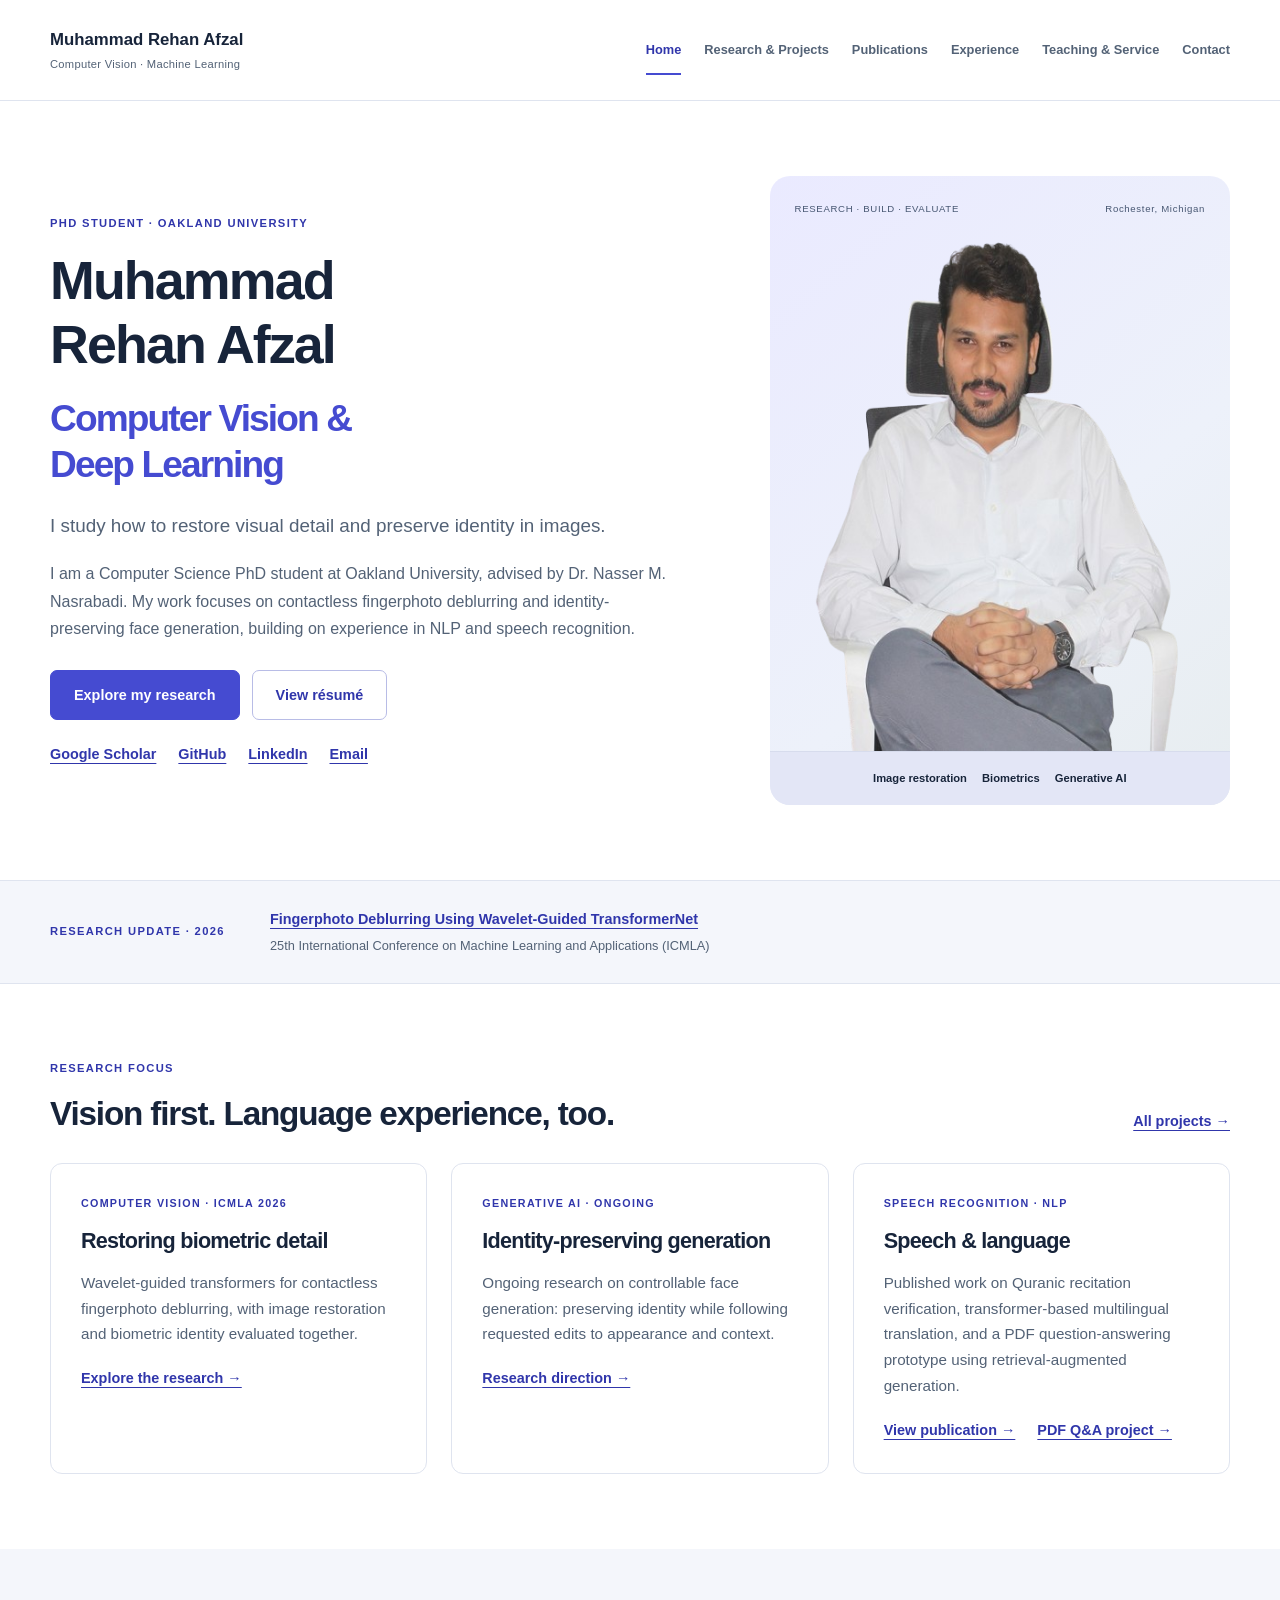
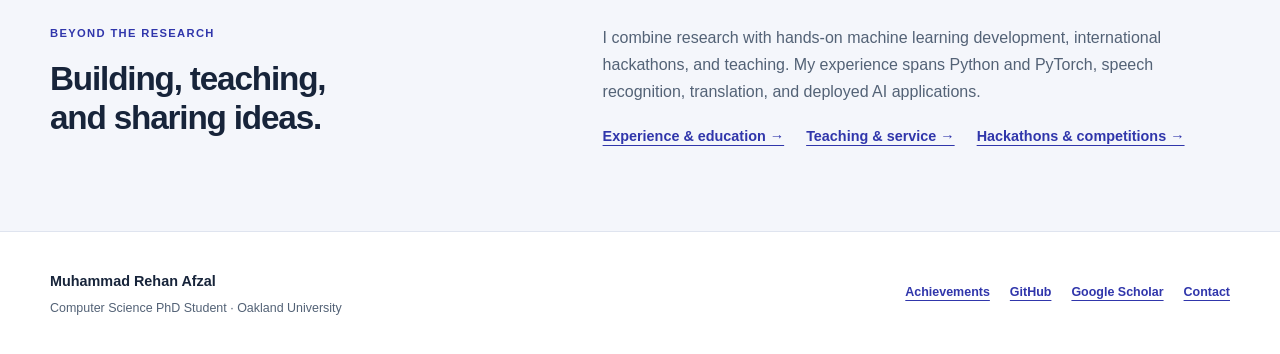
<file: index.html>
<!DOCTYPE html>
<html lang="en">
 <head>
  <meta charset="utf-8"/>
  <meta content="width=device-width, initial-scale=1" name="viewport"/>
  <title>
   Computer Vision &amp; Deep Learning Research | Muhammad Rehan Afzal
  </title>
  <meta content="Muhammad Rehan Afzal is a Computer Science PhD student at Oakland University researching computer vision, fingerphoto restoration, and identity-preserving generation." name="description"/>
  <meta content="Muhammad Rehan Afzal" name="author"/>
  <meta content="Computer Vision &amp; Deep Learning Research | Muhammad Rehan Afzal" property="og:title"/>
  <meta content="Muhammad Rehan Afzal is a Computer Science PhD student at Oakland University researching computer vision, fingerphoto restoration, and identity-preserving generation." property="og:description"/>
  <meta content="website" property="og:type"/>
  <meta content="https://rehanafzalkhan.github.io/Rehanafzal/index.html" property="og:url"/>
  <link href="https://rehanafzalkhan.github.io/Rehanafzal/index.html" rel="canonical"/>
  <link href="assets/favicon.ico" rel="icon"/>
  <link href="css/portfolio.css" rel="stylesheet"/>
  <script defer="" src="js/scripts.js">
  </script>
 </head>
 <body>
  <a class="skip-link" href="#main">
   Skip to content
  </a>
  <header class="site-header">
   <div class="wrap navigation">
    <a class="brand" href="index.html">
     Muhammad Rehan Afzal
     <span>
      Computer Vision &middot; Machine Learning
     </span>
    </a>
    <button aria-controls="site-nav" aria-expanded="false" class="menu-toggle" hidden="">
     Menu
    </button>
    <nav aria-label="Main navigation" id="site-nav">
     <a aria-current="page" href="index.html">
      Home
     </a>
     <a href="projects.html">
      Research &amp; Projects
     </a>
     <a href="publications.html">
      Publications
     </a>
     <a href="resume.html">
      Experience
     </a>
     <a href="volunteer.html">
      Teaching &amp; Service
     </a>
     <a href="contact.html">
      Contact
     </a>
    </nav>
   </div>
  </header>
  <main id="main">
   <section class="hero wrap">
    <div class="hero-copy">
     <p class="eyebrow">
      PhD Student &middot; Oakland University
     </p>
     <h1>
      Muhammad
      <br/>
      Rehan Afzal
      <span class="accent">
       Computer Vision &amp;
       <br/>
       Deep Learning
      </span>
     </h1>
     <p class="lead">
      I study how to restore visual detail and preserve identity in images.
     </p>
     <p>
      I am a Computer Science PhD student at Oakland University, advised by Dr. Nasser M. Nasrabadi. My work focuses on contactless fingerphoto deblurring and identity-preserving face generation, building on experience in NLP and speech recognition.
     </p>
     <div class="button-row">
      <a class="button primary" href="projects.html">
       Explore my research
      </a>
      <a class="button secondary" href="https://drive.google.com/file/d/1VWtWkbFlb2RREYFgMmNXEYOMkB_bzbYc/view?usp=sharing">
       View r&eacute;sum&eacute;
      </a>
     </div>
     <div class="link-row">
      <a class="text-link" href="https://scholar.google.com/citations?user=cAZBO5oAAAAJ&amp;hl=en">
       Google Scholar
      </a>
      <a class="text-link" href="https://github.com/RehanAfzalkhan">
       GitHub
      </a>
      <a class="text-link" href="https://www.linkedin.com/in/rehanafzal1987">
       LinkedIn
      </a>
      <a class="text-link" href="mailto:mafzal4@oakland.edu">
       Email
      </a>
     </div>
    </div>
    <div class="portrait-panel">
     <div class="portrait-caption">
      <span>
       RESEARCH &middot; BUILD &middot; EVALUATE
      </span>
      <span>
       Rochester, Michigan
      </span>
     </div>
     <img alt="Portrait of Muhammad Rehan Afzal" fetchpriority="high" height="577" src="assets/profile.png" width="433"/>
     <div class="portrait-footer">
      <span>
       Image restoration
      </span>
      <span>
       Biometrics
      </span>
      <span>
       Generative AI
      </span>
     </div>
    </div>
   </section>
   <section class="news-strip">
    <div class="wrap">
     <span class="eyebrow">
      Research update &middot; 2026
     </span>
     <p>
      <a class="text-link" href="publications.html#fingerphoto">
       Fingerphoto Deblurring Using Wavelet-Guided TransformerNet
      </a>
      <br/>
      <span>
       25th International Conference on Machine Learning and Applications (ICMLA)
      </span>
     </p>
    </div>
   </section>
   <section class="section wrap">
    <div class="section-heading">
     <div>
      <p class="eyebrow">
       Research focus
      </p>
      <h2>
       Vision first. Language experience, too.
      </h2>
     </div>
     <a class="text-link" href="projects.html">
      All projects &rarr;
     </a>
    </div>
    <div class="grid three">
     <article class="card">
      <p class="eyebrow">
       Computer vision &middot; ICMLA 2026
      </p>
      <h3>
       Restoring biometric detail
      </h3>
      <p>
       Wavelet-guided transformers for contactless fingerphoto deblurring, with image restoration and biometric identity evaluated together.
      </p>
      <div class="link-row">
       <a class="text-link" href="projects.html#fingerphoto">
        Explore the research &rarr;
       </a>
      </div>
     </article>
     <article class="card">
      <p class="eyebrow">
       Generative AI &middot; Ongoing
      </p>
      <h3>
       Identity-preserving generation
      </h3>
      <p>
       Ongoing research on controllable face generation: preserving identity while following requested edits to appearance and context.
      </p>
      <div class="link-row">
       <a class="text-link" href="projects.html#face-generation">
        Research direction &rarr;
       </a>
      </div>
     </article>
     <article class="card">
      <p class="eyebrow">
       Speech recognition &middot; NLP
      </p>
      <h3>
       Speech &amp; language
      </h3>
      <p>
       Published work on Quranic recitation verification, transformer-based multilingual translation, and a PDF question-answering prototype using retrieval-augmented generation.
      </p>
      <div class="link-row">
       <a class="text-link" href="publications.html#speech">
        View publication &rarr;
       </a>
       <a class="text-link" href="projects.html#pdf-question-answering">
        PDF Q&amp;A project &rarr;
       </a>
      </div>
     </article>
    </div>
   </section>
   <section class="section soft">
    <div class="wrap about-grid">
     <div>
      <p class="eyebrow">
       Beyond the research
      </p>
      <h2>
       Building, teaching,
       <br/>
       and sharing ideas.
      </h2>
     </div>
     <div>
      <p>
       I combine research with hands-on machine learning development, international hackathons, and teaching. My experience spans Python and PyTorch, speech recognition, translation, and deployed AI applications.
      </p>
      <div class="link-row">
       <a class="text-link" href="resume.html">
        Experience &amp; education &rarr;
       </a>
       <a class="text-link" href="volunteer.html">
        Teaching &amp; service &rarr;
       </a>
       <a class="text-link" href="achievements.html">
        Hackathons &amp; competitions &rarr;
       </a>
      </div>
     </div>
    </div>
   </section>
  </main>
  <footer class="site-footer">
   <div class="wrap footer-inner">
    <div>
     <strong>
      Muhammad Rehan Afzal
     </strong>
     <p>
      Computer Science PhD Student &middot; Oakland University
     </p>
    </div>
    <nav aria-label="Footer navigation">
     <a class="text-link" href="achievements.html">
      Achievements
     </a>
     <a class="text-link" href="https://github.com/RehanAfzalkhan">
      GitHub
     </a>
     <a class="text-link" href="https://scholar.google.com/citations?user=cAZBO5oAAAAJ&amp;hl=en">
      Google Scholar
     </a>
     <a class="text-link" href="contact.html">
      Contact
     </a>
    </nav>
   </div>
  </footer>
 </body>
</html>
</file>
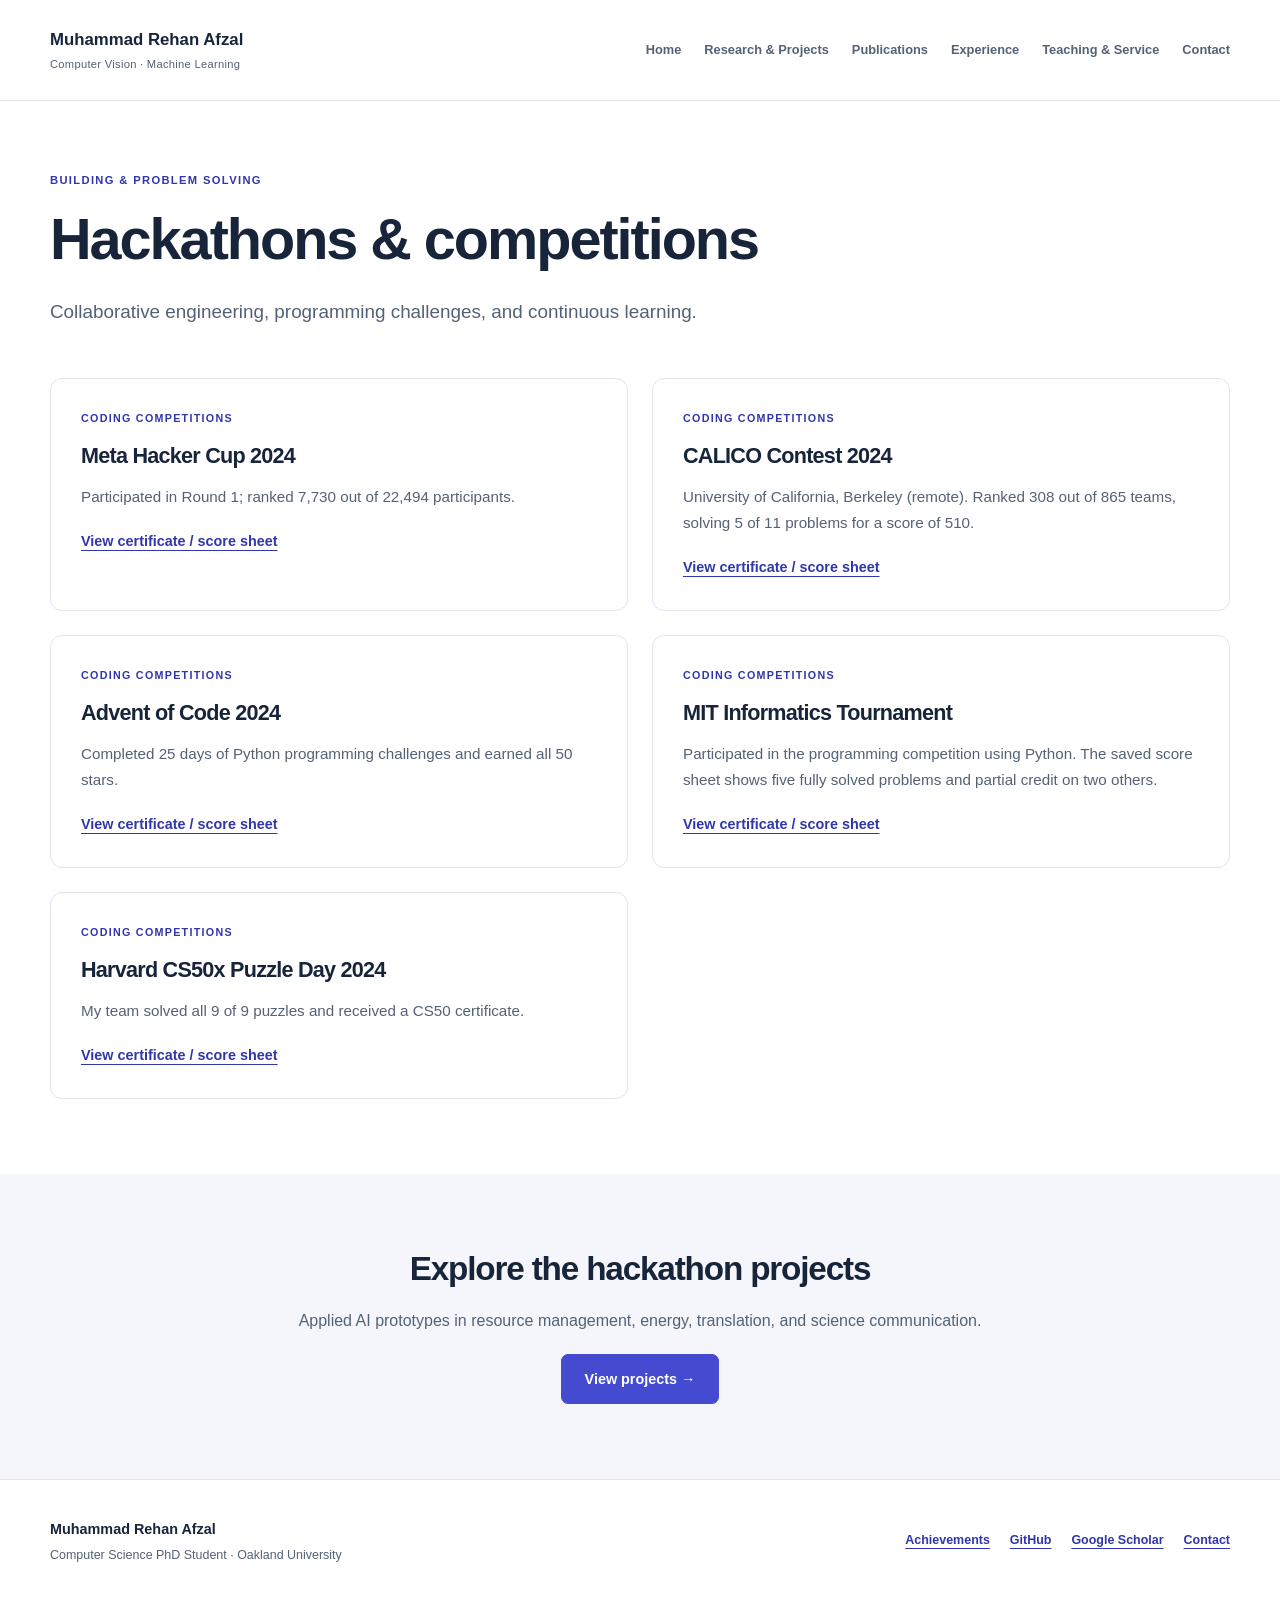
<file: achievements.html>
<!DOCTYPE html>
<html lang="en">
 <head>
  <meta charset="utf-8"/>
  <meta content="width=device-width, initial-scale=1" name="viewport"/>
  <title>
   Hackathons &amp; Competitions | Muhammad Rehan Afzal
  </title>
  <meta content="International hackathon projects and coding competition participation by Muhammad Rehan Afzal." name="description"/>
  <meta content="Muhammad Rehan Afzal" name="author"/>
  <meta content="Hackathons &amp; Competitions | Muhammad Rehan Afzal" property="og:title"/>
  <meta content="International hackathon projects and coding competition participation by Muhammad Rehan Afzal." property="og:description"/>
  <meta content="website" property="og:type"/>
  <meta content="https://rehanafzalkhan.github.io/Rehanafzal/achievements.html" property="og:url"/>
  <link href="https://rehanafzalkhan.github.io/Rehanafzal/achievements.html" rel="canonical"/>
  <link href="assets/favicon.ico" rel="icon"/>
  <link href="css/portfolio.css" rel="stylesheet"/>
  <script defer="" src="js/scripts.js">
  </script>
 </head>
 <body>
  <a class="skip-link" href="#main">
   Skip to content
  </a>
  <header class="site-header">
   <div class="wrap navigation">
    <a class="brand" href="index.html">
     Muhammad Rehan Afzal
     <span>
      Computer Vision &middot; Machine Learning
     </span>
    </a>
    <button aria-controls="site-nav" aria-expanded="false" class="menu-toggle" hidden="">
     Menu
    </button>
    <nav aria-label="Main navigation" id="site-nav">
     <a href="index.html">
      Home
     </a>
     <a href="projects.html">
      Research &amp; Projects
     </a>
     <a href="publications.html">
      Publications
     </a>
     <a href="resume.html">
      Experience
     </a>
     <a href="volunteer.html">
      Teaching &amp; Service
     </a>
     <a href="contact.html">
      Contact
     </a>
    </nav>
   </div>
  </header>
  <main id="main">
   <header class="page-heading wrap">
    <p class="eyebrow">
     Building &amp; problem solving
    </p>
    <h1>
     Hackathons &amp; competitions
    </h1>
    <p class="lead">
     Collaborative engineering, programming challenges, and continuous learning.
    </p>
   </header>
   <section class="section wrap top-tight">
    <div class="grid two">
     <article class="card">
      <p class="eyebrow">
       Coding competitions
      </p>
      <h3>
       Meta Hacker Cup 2024
      </h3>
      <p>
       Participated in Round 1; ranked 7,730 out of 22,494 participants.
      </p>
      <div class="link-row">
       <a class="text-link" href="assets/Meta.jpg">
        View certificate / score sheet
       </a>
      </div>
     </article>
     <article class="card">
      <p class="eyebrow">
       Coding competitions
      </p>
      <h3>
       CALICO Contest 2024
      </h3>
      <p>
       University of California, Berkeley (remote). Ranked 308 out of 865 teams, solving 5 of 11 problems for a score of 510.
      </p>
      <div class="link-row">
       <a class="text-link" href="assets/Calico.png">
        View certificate / score sheet
       </a>
      </div>
     </article>
     <article class="card">
      <p class="eyebrow">
       Coding competitions
      </p>
      <h3>
       Advent of Code 2024
      </h3>
      <p>
       Completed 25 days of Python programming challenges and earned all 50 stars.
      </p>
      <div class="link-row">
       <a class="text-link" href="assets/AOC.JPG">
        View certificate / score sheet
       </a>
      </div>
     </article>
     <article class="card">
      <p class="eyebrow">
       Coding competitions
      </p>
      <h3>
       MIT Informatics Tournament
      </h3>
      <p>
       Participated in the programming competition using Python. The saved score sheet shows five fully solved problems and partial credit on two others.
      </p>
      <div class="link-row">
       <a class="text-link" href="assets/MIT.jpeg">
        View certificate / score sheet
       </a>
      </div>
     </article>
     <article class="card">
      <p class="eyebrow">
       Coding competitions
      </p>
      <h3>
       Harvard CS50x Puzzle Day 2024
      </h3>
      <p>
       My team solved all 9 of 9 puzzles and received a CS50 certificate.
      </p>
      <div class="link-row">
       <a class="text-link" href="assets/CS50.jpg">
        View certificate / score sheet
       </a>
      </div>
     </article>
    </div>
   </section>
   <section class="section soft">
    <div class="wrap compact-cta">
     <h2>
      Explore the hackathon projects
     </h2>
     <p>
      Applied AI prototypes in resource management, energy, translation, and science communication.
     </p>
     <a class="button primary" href="projects.html">
      View projects &rarr;
     </a>
    </div>
   </section>
  </main>
  <footer class="site-footer">
   <div class="wrap footer-inner">
    <div>
     <strong>
      Muhammad Rehan Afzal
     </strong>
     <p>
      Computer Science PhD Student &middot; Oakland University
     </p>
    </div>
    <nav aria-label="Footer navigation">
     <a class="text-link" href="achievements.html">
      Achievements
     </a>
     <a class="text-link" href="https://github.com/RehanAfzalkhan">
      GitHub
     </a>
     <a class="text-link" href="https://scholar.google.com/citations?user=cAZBO5oAAAAJ&amp;hl=en">
      Google Scholar
     </a>
     <a class="text-link" href="contact.html">
      Contact
     </a>
    </nav>
   </div>
  </footer>
 </body>
</html>
</file>
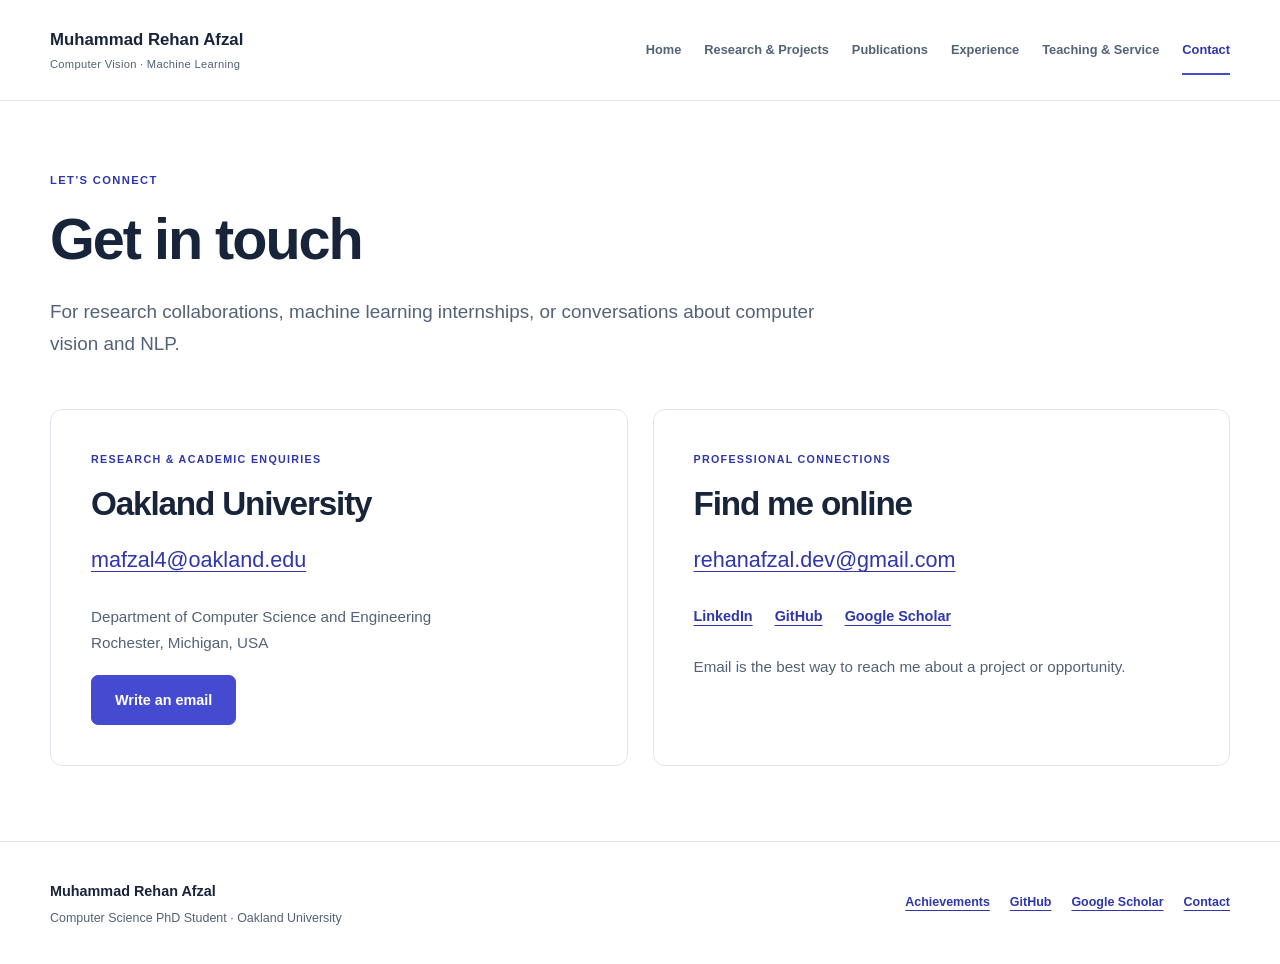
<file: contact.html>
<!DOCTYPE html>
<html lang="en">
 <head>
  <meta charset="utf-8"/>
  <meta content="width=device-width, initial-scale=1" name="viewport"/>
  <title>
   Contact | Muhammad Rehan Afzal
  </title>
  <meta content="Contact Muhammad Rehan Afzal about computer vision research, collaborations, and machine learning internship opportunities." name="description"/>
  <meta content="Muhammad Rehan Afzal" name="author"/>
  <meta content="Contact | Muhammad Rehan Afzal" property="og:title"/>
  <meta content="Contact Muhammad Rehan Afzal about computer vision research, collaborations, and machine learning internship opportunities." property="og:description"/>
  <meta content="website" property="og:type"/>
  <meta content="https://rehanafzalkhan.github.io/Rehanafzal/contact.html" property="og:url"/>
  <link href="https://rehanafzalkhan.github.io/Rehanafzal/contact.html" rel="canonical"/>
  <link href="assets/favicon.ico" rel="icon"/>
  <link href="css/portfolio.css" rel="stylesheet"/>
  <script defer="" src="js/scripts.js">
  </script>
 </head>
 <body>
  <a class="skip-link" href="#main">
   Skip to content
  </a>
  <header class="site-header">
   <div class="wrap navigation">
    <a class="brand" href="index.html">
     Muhammad Rehan Afzal
     <span>
      Computer Vision &middot; Machine Learning
     </span>
    </a>
    <button aria-controls="site-nav" aria-expanded="false" class="menu-toggle" hidden="">
     Menu
    </button>
    <nav aria-label="Main navigation" id="site-nav">
     <a href="index.html">
      Home
     </a>
     <a href="projects.html">
      Research &amp; Projects
     </a>
     <a href="publications.html">
      Publications
     </a>
     <a href="resume.html">
      Experience
     </a>
     <a href="volunteer.html">
      Teaching &amp; Service
     </a>
     <a aria-current="page" href="contact.html">
      Contact
     </a>
    </nav>
   </div>
  </header>
  <main id="main">
   <header class="page-heading wrap">
    <p class="eyebrow">
     Let&rsquo;s connect
    </p>
    <h1>
     Get in touch
    </h1>
    <p class="lead">
     For research collaborations, machine learning internships, or conversations about computer vision and NLP.
    </p>
   </header>
   <section class="section wrap top-tight">
    <div class="contact-grid">
     <article class="card contact-card">
      <p class="eyebrow">
       Research &amp; academic enquiries
      </p>
      <h2>
       Oakland University
      </h2>
      <a class="email-link" href="mailto:mafzal4@oakland.edu">
       mafzal4@oakland.edu
      </a>
      <p>
       Department of Computer Science and Engineering
       <br/>
       Rochester, Michigan, USA
      </p>
      <a class="button primary" href="mailto:mafzal4@oakland.edu">
       Write an email
      </a>
     </article>
     <article class="card contact-card">
      <p class="eyebrow">
       Professional connections
      </p>
      <h2>
       Find me online
      </h2>
      <a class="email-link" href="mailto:rehanafzal.dev@gmail.com">
       rehanafzal.dev@gmail.com
      </a>
      <div class="link-row">
       <a class="text-link" href="https://www.linkedin.com/in/rehanafzal1987">
        LinkedIn
       </a>
       <a class="text-link" href="https://github.com/RehanAfzalkhan">
        GitHub
       </a>
       <a class="text-link" href="https://scholar.google.com/citations?user=cAZBO5oAAAAJ&amp;hl=en">
        Google Scholar
       </a>
      </div>
      <p>
       Email is the best way to reach me about a project or opportunity.
      </p>
     </article>
    </div>
   </section>
  </main>
  <footer class="site-footer">
   <div class="wrap footer-inner">
    <div>
     <strong>
      Muhammad Rehan Afzal
     </strong>
     <p>
      Computer Science PhD Student &middot; Oakland University
     </p>
    </div>
    <nav aria-label="Footer navigation">
     <a class="text-link" href="achievements.html">
      Achievements
     </a>
     <a class="text-link" href="https://github.com/RehanAfzalkhan">
      GitHub
     </a>
     <a class="text-link" href="https://scholar.google.com/citations?user=cAZBO5oAAAAJ&amp;hl=en">
      Google Scholar
     </a>
     <a class="text-link" href="contact.html">
      Contact
     </a>
    </nav>
   </div>
  </footer>
 </body>
</html>
</file>
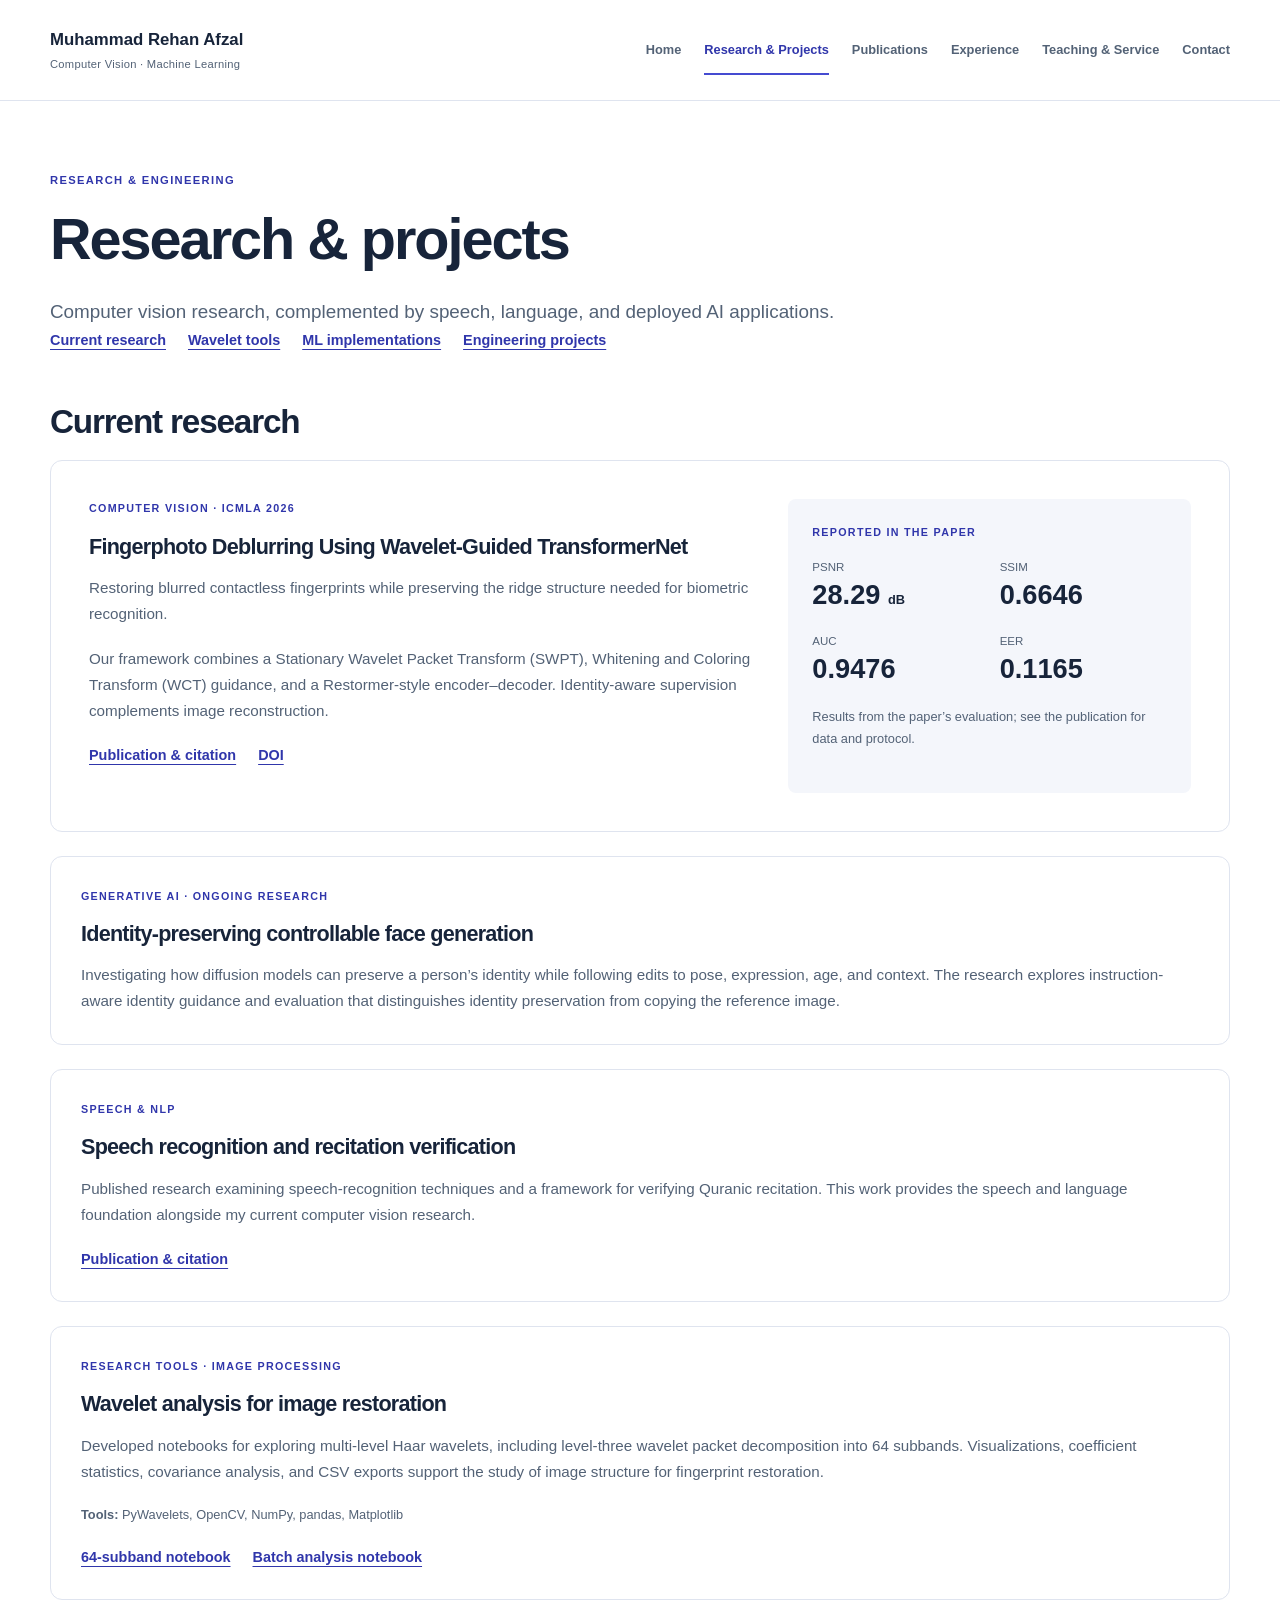
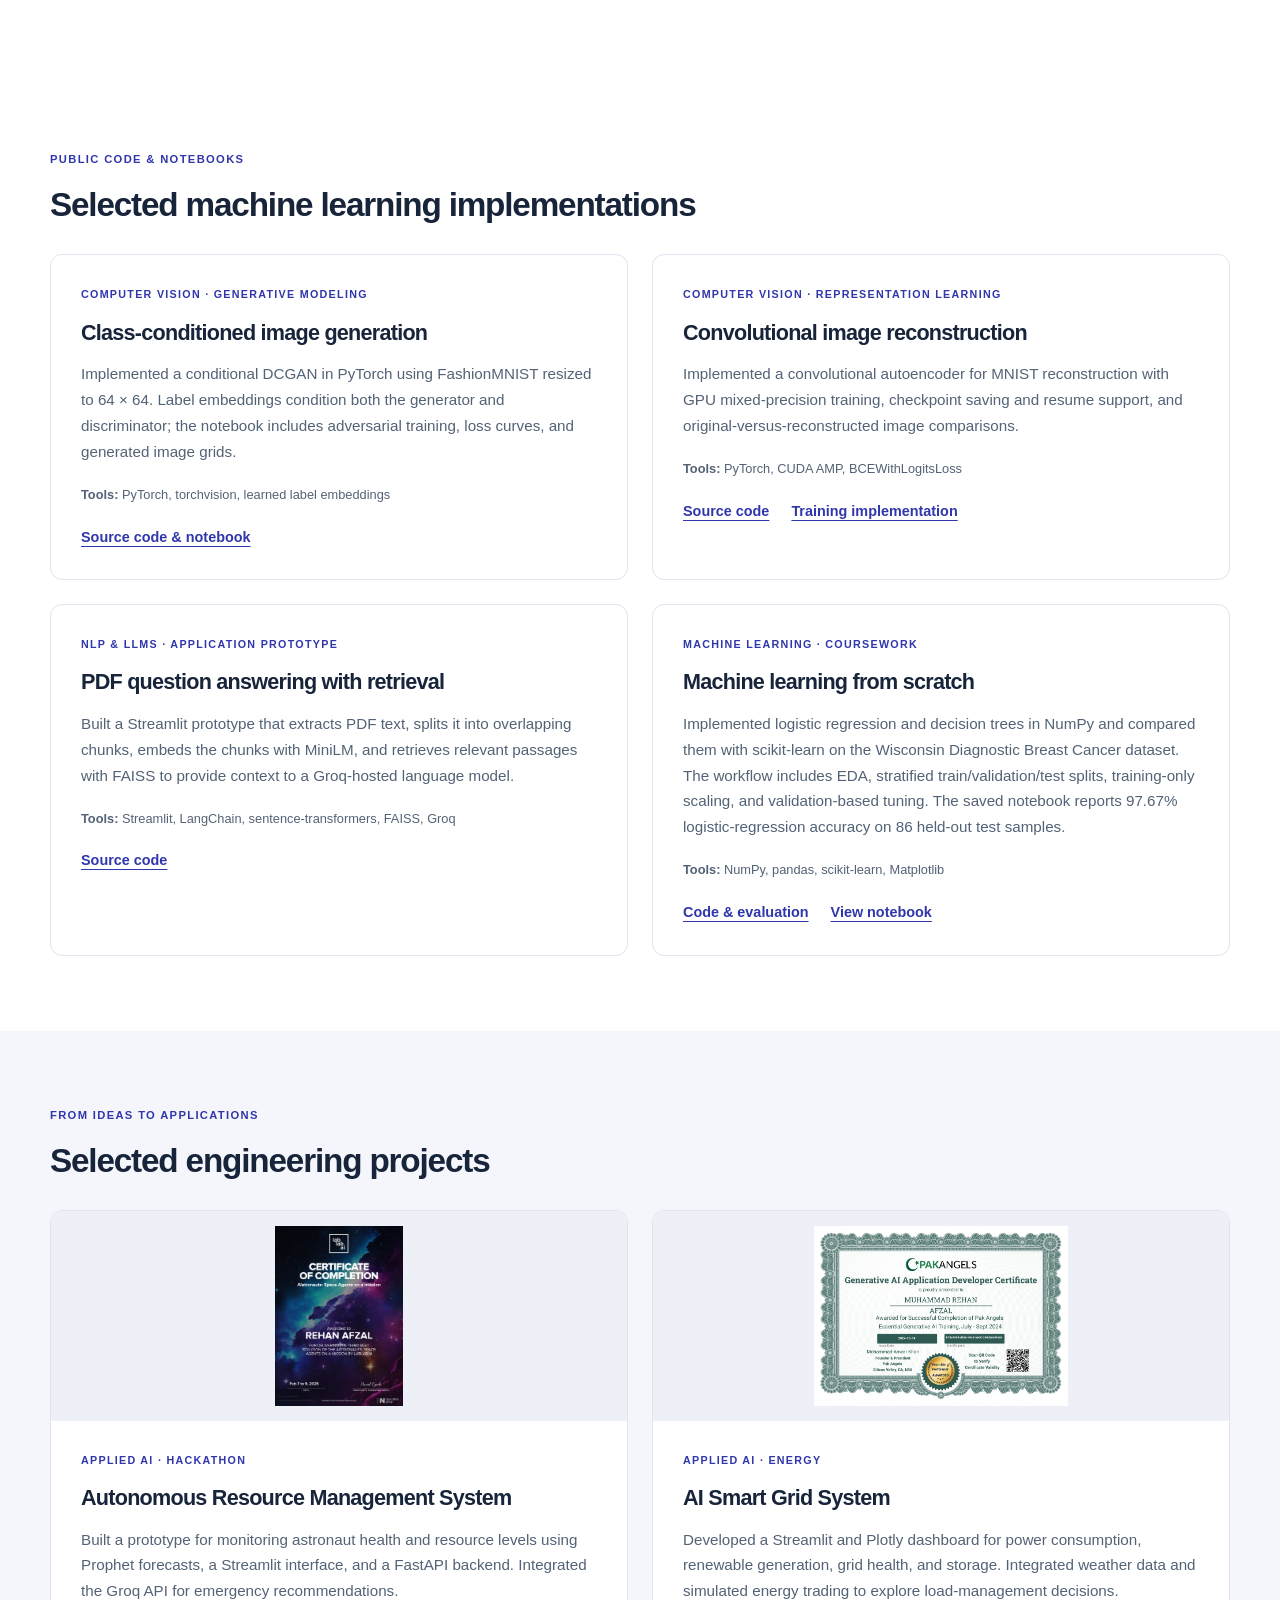
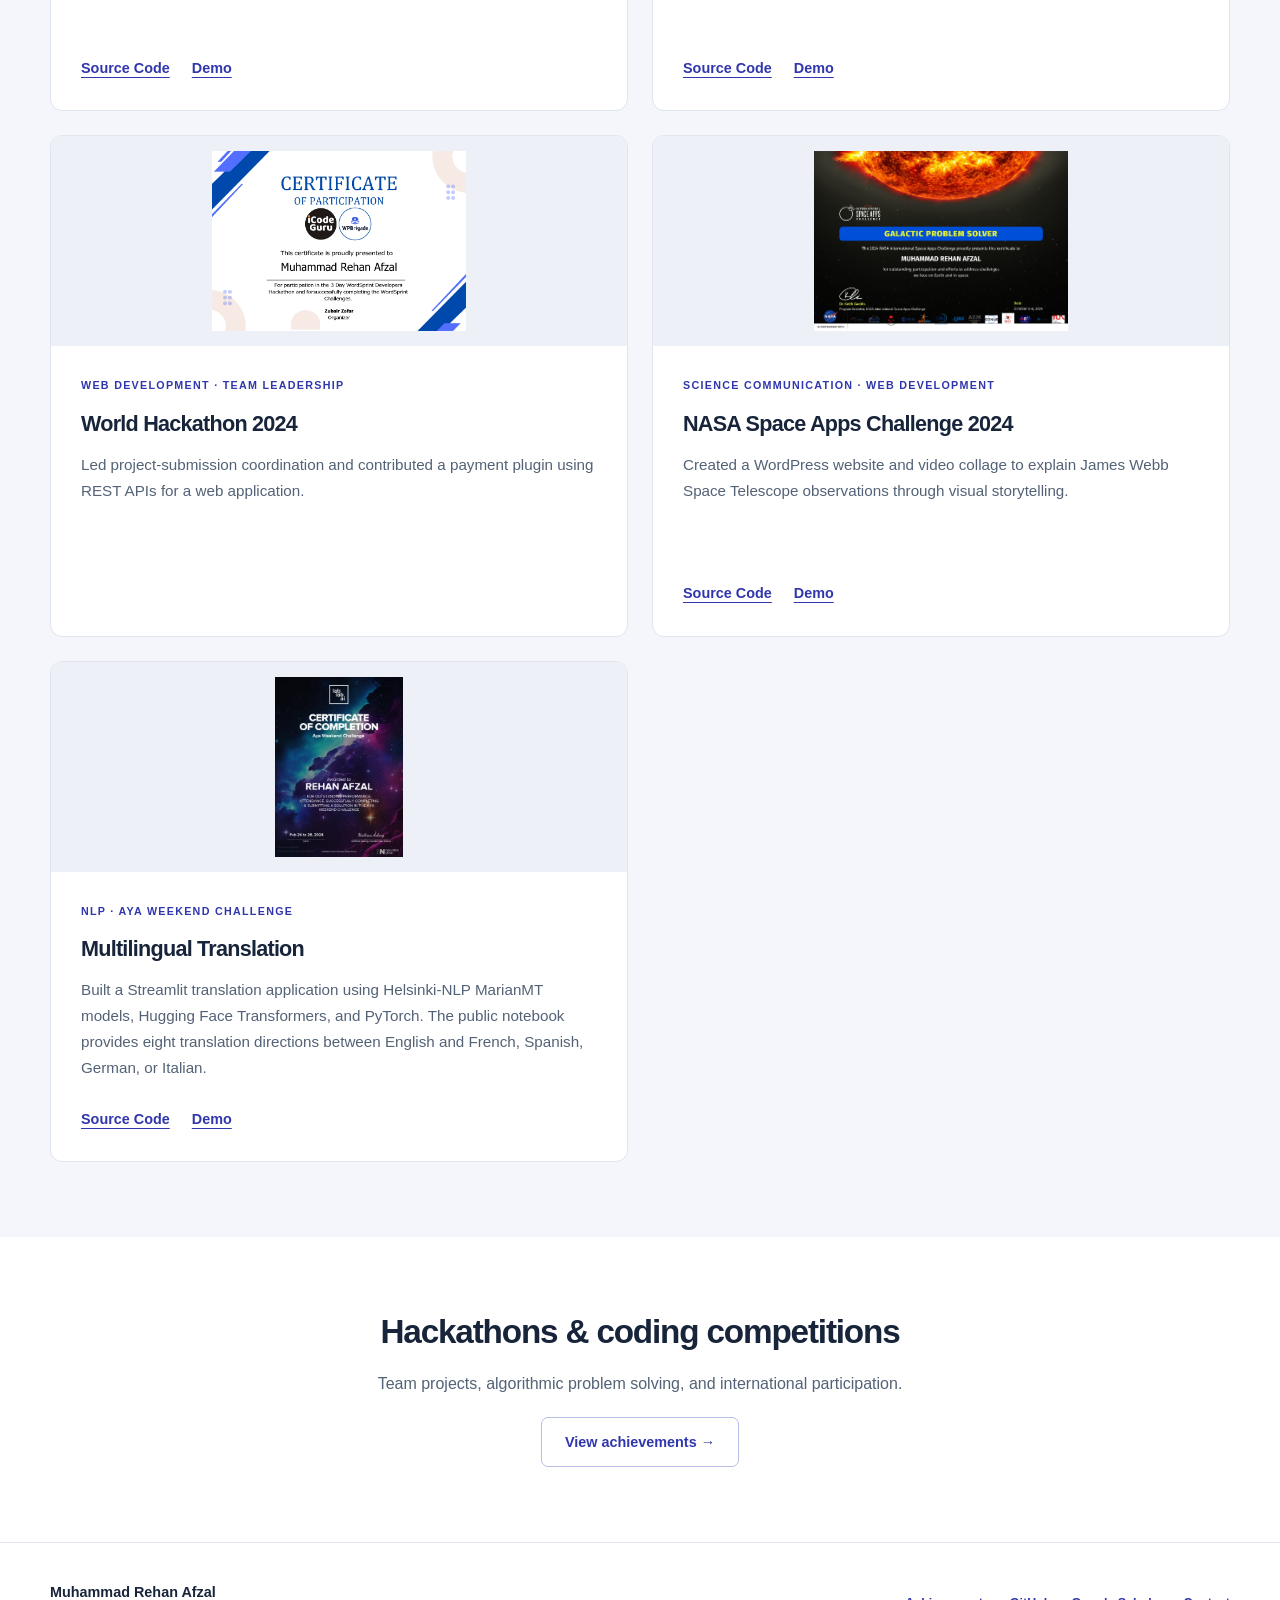
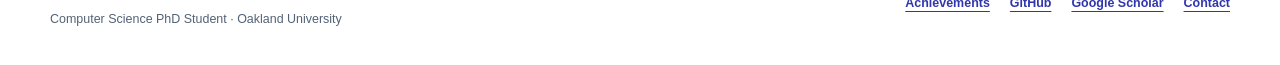
<file: projects.html>
<!DOCTYPE html>
<html lang="en">
 <head>
  <meta charset="utf-8"/>
  <meta content="width=device-width, initial-scale=1" name="viewport"/>
  <title>
   Research &amp; Projects | Muhammad Rehan Afzal
  </title>
  <meta content="Research in fingerphoto deblurring and controllable face generation, plus projects in speech, NLP, and applied AI." name="description"/>
  <meta content="Muhammad Rehan Afzal" name="author"/>
  <meta content="Research &amp; Projects | Muhammad Rehan Afzal" property="og:title"/>
  <meta content="Research in fingerphoto deblurring and controllable face generation, plus projects in speech, NLP, and applied AI." property="og:description"/>
  <meta content="website" property="og:type"/>
  <meta content="https://rehanafzalkhan.github.io/Rehanafzal/projects.html" property="og:url"/>
  <link href="https://rehanafzalkhan.github.io/Rehanafzal/projects.html" rel="canonical"/>
  <link href="assets/favicon.ico" rel="icon"/>
  <link href="css/portfolio.css" rel="stylesheet"/>
  <script defer="" src="js/scripts.js">
  </script>
 </head>
 <body>
  <a class="skip-link" href="#main">
   Skip to content
  </a>
  <header class="site-header">
   <div class="wrap navigation">
    <a class="brand" href="index.html">
     Muhammad Rehan Afzal
     <span>
      Computer Vision &middot; Machine Learning
     </span>
    </a>
    <button aria-controls="site-nav" aria-expanded="false" class="menu-toggle" hidden="">
     Menu
    </button>
    <nav aria-label="Main navigation" id="site-nav">
     <a href="index.html">
      Home
     </a>
     <a aria-current="page" href="projects.html">
      Research &amp; Projects
     </a>
     <a href="publications.html">
      Publications
     </a>
     <a href="resume.html">
      Experience
     </a>
     <a href="volunteer.html">
      Teaching &amp; Service
     </a>
     <a href="contact.html">
      Contact
     </a>
    </nav>
   </div>
  </header>
  <main id="main">
   <header class="page-heading wrap">
    <p class="eyebrow">
     Research &amp; engineering
    </p>
    <h1>
     Research &amp; projects
    </h1>
    <p class="lead">
     Computer vision research, complemented by speech, language, and deployed AI applications.
    </p>
    <nav aria-label="Project sections" class="link-row">
     <a class="text-link" href="#fingerphoto">
      Current research
     </a>
     <a class="text-link" href="#wavelet-analysis">
      Wavelet tools
     </a>
     <a class="text-link" href="#selected-implementations">
      ML implementations
     </a>
     <a class="text-link" href="#engineering-projects">
      Engineering projects
     </a>
    </nav>
   </header>
   <section class="wrap section top-tight">
    <h2>
     Current research
    </h2>
    <div class="research-stack">
     <article class="card research-feature" id="fingerphoto">
      <div>
       <p class="eyebrow">
        Computer vision &middot; ICMLA 2026
       </p>
       <h3>
        Fingerphoto Deblurring Using Wavelet-Guided TransformerNet
       </h3>
       <p>
        Restoring blurred contactless fingerprints while preserving the ridge structure needed for biometric recognition.
       </p>
       <p>
        Our framework combines a Stationary Wavelet Packet Transform (SWPT), Whitening and Coloring Transform (WCT) guidance, and a Restormer-style encoder&ndash;decoder. Identity-aware supervision complements image reconstruction.
       </p>
       <div class="link-row">
        <a class="text-link" href="publications.html#fingerphoto">
         Publication &amp; citation
        </a>
        <a class="text-link" href="https://doi.org/10.1109/ICMLA69890.2026.00149">
         DOI
        </a>
       </div>
      </div>
      <aside class="research-note">
       <p class="eyebrow">
        Reported in the paper
       </p>
       <dl class="metrics">
        <div>
         <dt>
          PSNR
         </dt>
         <dd>
          28.29
          <small>
           dB
          </small>
         </dd>
        </div>
        <div>
         <dt>
          SSIM
         </dt>
         <dd>
          0.6646
         </dd>
        </div>
        <div>
         <dt>
          AUC
         </dt>
         <dd>
          0.9476
         </dd>
        </div>
        <div>
         <dt>
          EER
         </dt>
         <dd>
          0.1165
         </dd>
        </div>
       </dl>
       <p class="small">
        Results from the paper&rsquo;s evaluation; see the publication for data and protocol.
       </p>
      </aside>
     </article>
     <article class="card" id="face-generation">
      <p class="eyebrow">
       Generative AI &middot; Ongoing research
      </p>
      <h3>
       Identity-preserving controllable face generation
      </h3>
      <p>
       Investigating how diffusion models can preserve a person&rsquo;s identity while following edits to pose, expression, age, and context. The research explores instruction-aware identity guidance and evaluation that distinguishes identity preservation from copying the reference image.
      </p>
     </article>
     <article class="card" id="speech-research">
      <p class="eyebrow">
       Speech &amp; NLP
      </p>
      <h3>
       Speech recognition and recitation verification
      </h3>
      <p>
       Published research examining speech-recognition techniques and a framework for verifying Quranic recitation. This work provides the speech and language foundation alongside my current computer vision research.
      </p>
      <div class="link-row">
       <a class="text-link" href="publications.html#speech">
        Publication &amp; citation
       </a>
      </div>
     </article>
     <article class="card" id="wavelet-analysis">
      <p class="eyebrow">
       Research tools &middot; Image processing
      </p>
      <h3>
       Wavelet analysis for image restoration
      </h3>
      <p>
       Developed notebooks for exploring multi-level Haar wavelets, including level-three wavelet packet decomposition into 64 subbands. Visualizations, coefficient statistics, covariance analysis, and CSV exports support the study of image structure for fingerprint restoration.
      </p>
      <p class="small">
       <strong>
        Tools:
       </strong>
       PyWavelets, OpenCV, NumPy, pandas, Matplotlib
      </p>
      <div class="link-row">
       <a class="text-link" href="https://github.com/RehanAfzalkhan/Wavelet-Packet-Decomposition-for-FDWST">
        64-subband notebook
       </a>
       <a class="text-link" href="https://github.com/RehanAfzalkhan/fdwst-wavelet-analysis">
        Batch analysis notebook
       </a>
      </div>
     </article>
    </div>
   </section>
   <section class="section wrap" id="selected-implementations">
    <div class="section-heading">
     <div>
      <p class="eyebrow">
       Public code &amp; notebooks
      </p>
      <h2>
       Selected machine learning implementations
      </h2>
     </div>
    </div>
    <div class="grid two">
     <article class="card" id="conditional-gan">
      <p class="eyebrow">
       Computer vision &middot; Generative modeling
      </p>
      <h3>
       Class-conditioned image generation
      </h3>
      <p>
       Implemented a conditional DCGAN in PyTorch using FashionMNIST resized to 64 &times; 64. Label embeddings condition both the generator and discriminator; the notebook includes adversarial training, loss curves, and generated image grids.
      </p>
      <p class="small">
       <strong>
        Tools:
       </strong>
       PyTorch, torchvision, learned label embeddings
      </p>
      <div class="link-row">
       <a class="text-link" href="https://github.com/RehanAfzalkhan/Conditional-Generative-Adversarial-Network">
        Source code &amp; notebook
       </a>
      </div>
     </article>
     <article class="card" id="convolutional-autoencoder">
      <p class="eyebrow">
       Computer vision &middot; Representation learning
      </p>
      <h3>
       Convolutional image reconstruction
      </h3>
      <p>
       Implemented a convolutional autoencoder for MNIST reconstruction with GPU mixed-precision training, checkpoint saving and resume support, and original-versus-reconstructed image comparisons.
      </p>
      <p class="small">
       <strong>
        Tools:
       </strong>
       PyTorch, CUDA AMP, BCEWithLogitsLoss
      </p>
      <div class="link-row">
       <a class="text-link" href="https://github.com/RehanAfzalkhan/autoencoder">
        Source code
       </a>
       <a class="text-link" href="https://github.com/RehanAfzalkhan/autoencoder/blob/main/Conv_autoencoder_pytorch.py">
        Training implementation
       </a>
      </div>
     </article>
     <article class="card" id="pdf-question-answering">
      <p class="eyebrow">
       NLP &amp; LLMs &middot; Application prototype
      </p>
      <h3>
       PDF question answering with retrieval
      </h3>
      <p>
       Built a Streamlit prototype that extracts PDF text, splits it into overlapping chunks, embeds the chunks with MiniLM, and retrieves relevant passages with FAISS to provide context to a Groq-hosted language model.
      </p>
      <p class="small">
       <strong>
        Tools:
       </strong>
       Streamlit, LangChain, sentence-transformers, FAISS, Groq
      </p>
      <div class="link-row">
       <a class="text-link" href="https://github.com/RehanAfzalkhan/Pdf_reading_AI_application">
        Source code
       </a>
      </div>
     </article>
     <article class="card" id="ml-from-scratch">
      <p class="eyebrow">
       Machine learning &middot; Coursework
      </p>
      <h3>
       Machine learning from scratch
      </h3>
      <p>
       Implemented logistic regression and decision trees in NumPy and compared them with scikit-learn on the Wisconsin Diagnostic Breast Cancer dataset. The workflow includes EDA, stratified train/validation/test splits, training-only scaling, and validation-based tuning. The saved notebook reports 97.67% logistic-regression accuracy on 86 held-out test samples.
      </p>
      <p class="small">
       <strong>
        Tools:
       </strong>
       NumPy, pandas, scikit-learn, Matplotlib
      </p>
      <div class="link-row">
       <a class="text-link" href="https://github.com/RehanAfzalkhan/Breast-Cancer">
        Code &amp; evaluation
       </a>
       <a class="text-link" href="https://github.com/RehanAfzalkhan/Breast-Cancer/blob/main/breast%20cancer%20detection.ipynb">
        View notebook
       </a>
      </div>
     </article>
    </div>
   </section>
   <section class="section soft" id="engineering-projects">
    <div class="wrap">
     <div class="section-heading">
      <div>
       <p class="eyebrow">
        From ideas to applications
       </p>
       <h2>
        Selected engineering projects
       </h2>
      </div>
     </div>
     <div class="grid two">
      <article class="card project-card">
       <img alt="Autonomous Resource Management System participation certificate" loading="lazy" src="assets/Astronouts.webp"/>
       <div class="project-copy">
        <p class="eyebrow">
         Applied AI &middot; Hackathon
        </p>
        <h3>
         Autonomous Resource Management System
        </h3>
        <p>
         Built a prototype for monitoring astronaut health and resource levels using Prophet forecasts, a Streamlit interface, and a FastAPI backend. Integrated the Groq API for emergency recommendations.
        </p>
        <div class="link-row">
         <a class="text-link" href="https://github.com/Kommu-ID/ARMS.git">
          Source Code
         </a>
         <a class="text-link" href="https://huggingface.co/spaces/rehanafzal/ARMS">
          Demo
         </a>
        </div>
       </div>
      </article>
      <article class="card project-card">
       <img alt="AI Smart Grid System participation certificate" loading="lazy" src="assets/genAI.jpg"/>
       <div class="project-copy">
        <p class="eyebrow">
         Applied AI &middot; Energy
        </p>
        <h3>
         AI Smart Grid System
        </h3>
        <p>
         Developed a Streamlit and Plotly dashboard for power consumption, renewable generation, grid health, and storage. Integrated weather data and simulated energy trading to explore load-management decisions.
        </p>
        <div class="link-row">
         <a class="text-link" href="https://github.com/RehanAfzalkhan/AI_Smart_Grid_system.git">
          Source Code
         </a>
         <a class="text-link" href="https://huggingface.co/spaces/rehanafzal/AI_Smart_Grid_System">
          Demo
         </a>
        </div>
       </div>
      </article>
      <article class="card project-card">
       <img alt="World Hackathon 2024 participation certificate" loading="lazy" src="assets/wp_bridge.jpg"/>
       <div class="project-copy">
        <p class="eyebrow">
         Web development &middot; Team leadership
        </p>
        <h3>
         World Hackathon 2024
        </h3>
        <p>
         Led project-submission coordination and contributed a payment plugin using REST APIs for a web application.
        </p>
        <div class="link-row">
        </div>
       </div>
      </article>
      <article class="card project-card">
       <img alt="NASA Space Apps Challenge 2024 participation certificate" loading="lazy" src="assets/NASA.jpg"/>
       <div class="project-copy">
        <p class="eyebrow">
         Science communication &middot; Web development
        </p>
        <h3>
         NASA Space Apps Challenge 2024
        </h3>
        <p>
         Created a WordPress website and video collage to explain James Webb Space Telescope observations through visual storytelling.
        </p>
        <div class="link-row">
         <a class="text-link" href="https://github.com/RehanAfzalkhan/Nasa_Space_Web_2024">
          Source Code
         </a>
         <a class="text-link" href="https://www.youtube.com/watch?v=1oN2GA0xH-c">
          Demo
         </a>
        </div>
       </div>
      </article>
      <article class="card project-card">
       <img alt="Multilingual Translation participation certificate" loading="lazy" src="assets/aya hackthon.webp"/>
       <div class="project-copy">
        <p class="eyebrow">
         NLP &middot; Aya Weekend Challenge
        </p>
        <h3>
         Multilingual Translation
        </h3>
        <p>
         Built a Streamlit translation application using Helsinki-NLP MarianMT models, Hugging Face Transformers, and PyTorch. The public notebook provides eight translation directions between English and French, Spanish, German, or Italian.
        </p>
        <div class="link-row">
         <a class="text-link" href="https://github.com/RehanAfzalkhan/Multi_language_Translation">
          Source Code
         </a>
         <a class="text-link" href="https://huggingface.co/spaces/rehanafzal/Multi_languages_translation">
          Demo
         </a>
        </div>
       </div>
      </article>
     </div>
    </div>
   </section>
   <section class="section wrap compact-cta">
    <h2>
     Hackathons &amp; coding competitions
    </h2>
    <p>
     Team projects, algorithmic problem solving, and international participation.
    </p>
    <a class="button secondary" href="achievements.html">
     View achievements &rarr;
    </a>
   </section>
  </main>
  <footer class="site-footer">
   <div class="wrap footer-inner">
    <div>
     <strong>
      Muhammad Rehan Afzal
     </strong>
     <p>
      Computer Science PhD Student &middot; Oakland University
     </p>
    </div>
    <nav aria-label="Footer navigation">
     <a class="text-link" href="achievements.html">
      Achievements
     </a>
     <a class="text-link" href="https://github.com/RehanAfzalkhan">
      GitHub
     </a>
     <a class="text-link" href="https://scholar.google.com/citations?user=cAZBO5oAAAAJ&amp;hl=en">
      Google Scholar
     </a>
     <a class="text-link" href="contact.html">
      Contact
     </a>
    </nav>
   </div>
  </footer>
 </body>
</html>
</file>
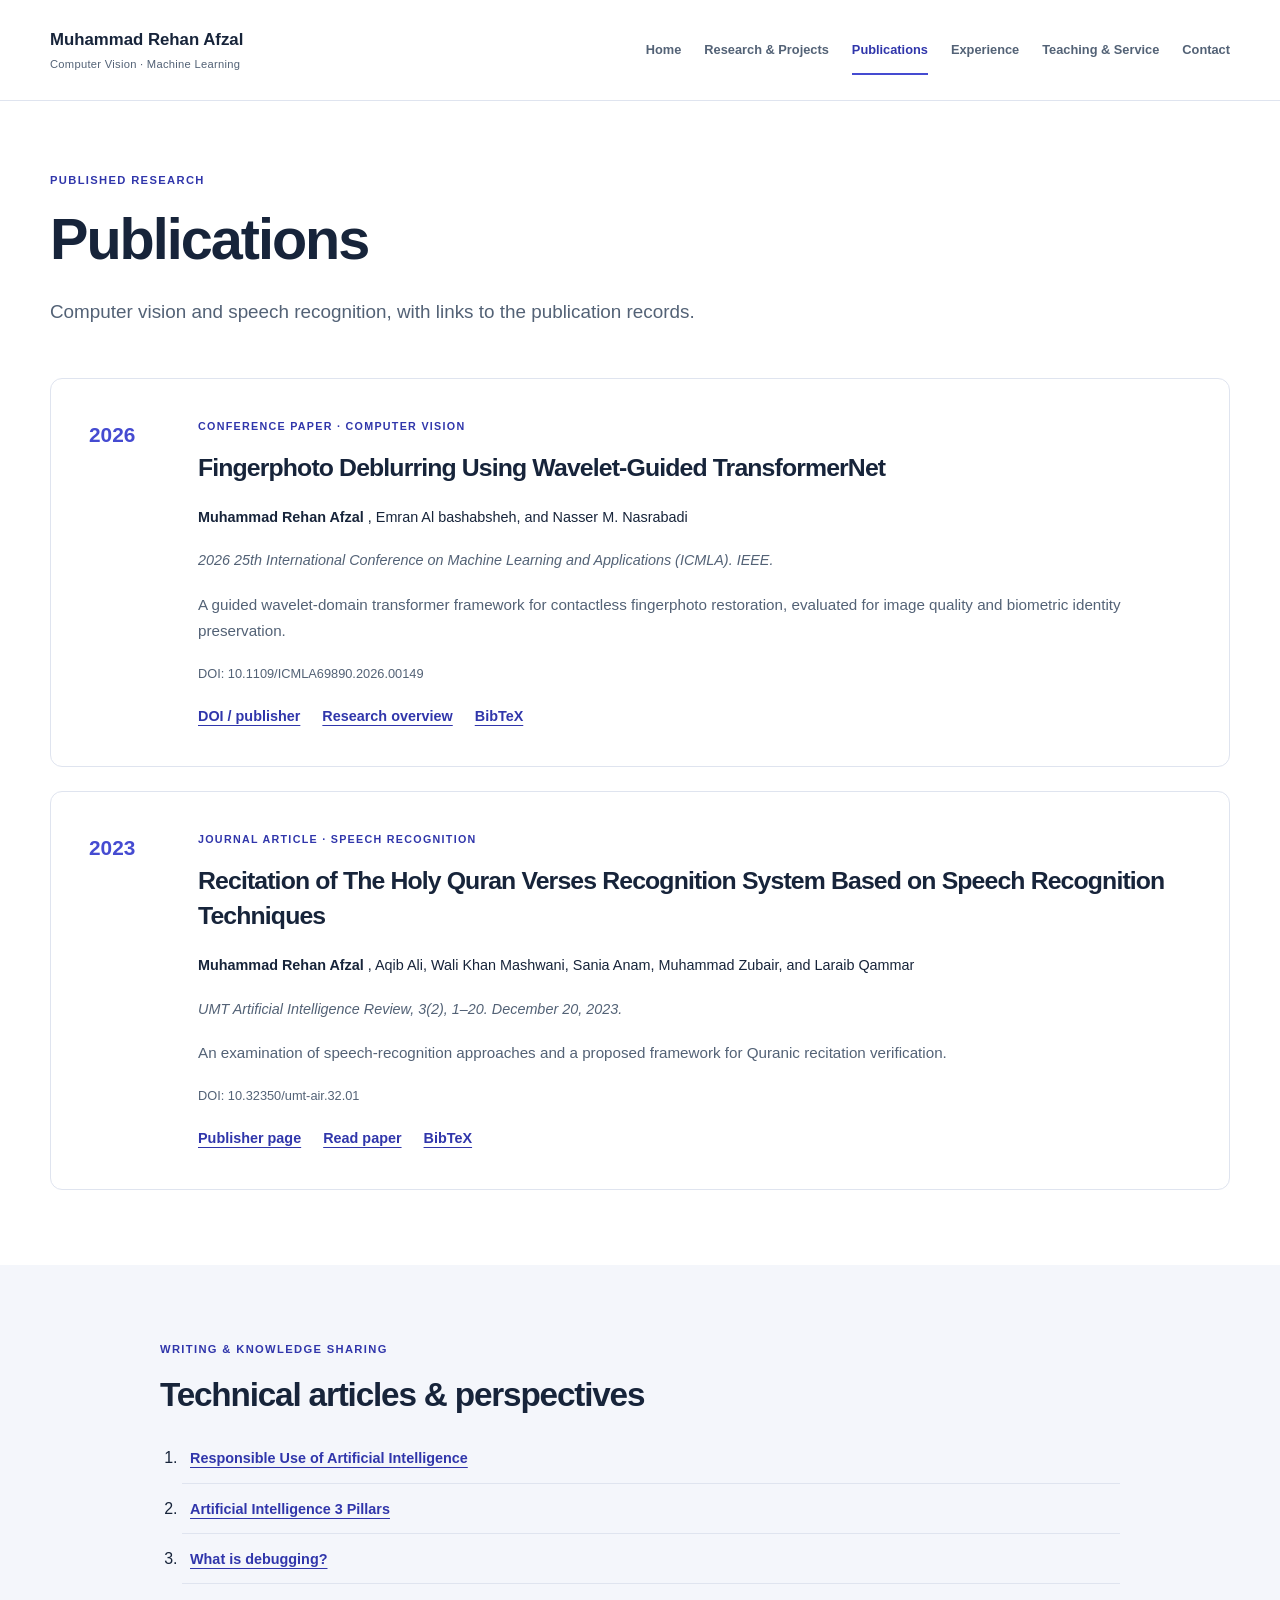
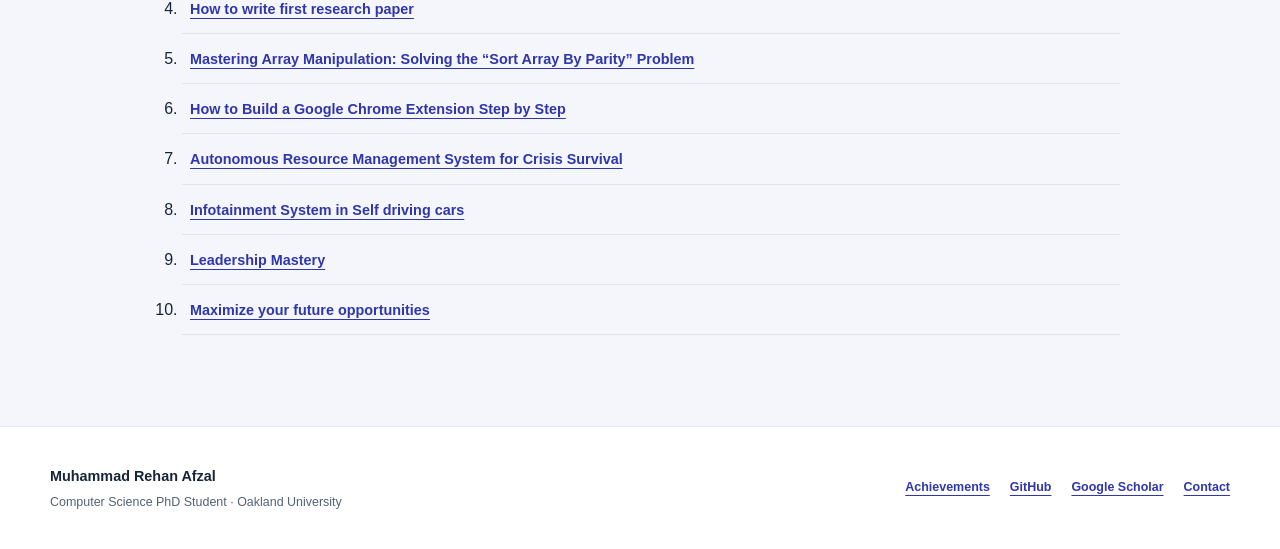
<file: publications.html>
<!DOCTYPE html>
<html lang="en">
 <head>
  <meta charset="utf-8"/>
  <meta content="width=device-width, initial-scale=1" name="viewport"/>
  <title>
   Publications | Muhammad Rehan Afzal
  </title>
  <meta content="Research publications by Muhammad Rehan Afzal in computer vision and speech recognition, with citations and DOI links." name="description"/>
  <meta content="Muhammad Rehan Afzal" name="author"/>
  <meta content="Publications | Muhammad Rehan Afzal" property="og:title"/>
  <meta content="Research publications by Muhammad Rehan Afzal in computer vision and speech recognition, with citations and DOI links." property="og:description"/>
  <meta content="website" property="og:type"/>
  <meta content="https://rehanafzalkhan.github.io/Rehanafzal/publications.html" property="og:url"/>
  <link href="https://rehanafzalkhan.github.io/Rehanafzal/publications.html" rel="canonical"/>
  <link href="assets/favicon.ico" rel="icon"/>
  <link href="css/portfolio.css" rel="stylesheet"/>
  <script defer="" src="js/scripts.js">
  </script>
 </head>
 <body>
  <a class="skip-link" href="#main">
   Skip to content
  </a>
  <header class="site-header">
   <div class="wrap navigation">
    <a class="brand" href="index.html">
     Muhammad Rehan Afzal
     <span>
      Computer Vision &middot; Machine Learning
     </span>
    </a>
    <button aria-controls="site-nav" aria-expanded="false" class="menu-toggle" hidden="">
     Menu
    </button>
    <nav aria-label="Main navigation" id="site-nav">
     <a href="index.html">
      Home
     </a>
     <a href="projects.html">
      Research &amp; Projects
     </a>
     <a aria-current="page" href="publications.html">
      Publications
     </a>
     <a href="resume.html">
      Experience
     </a>
     <a href="volunteer.html">
      Teaching &amp; Service
     </a>
     <a href="contact.html">
      Contact
     </a>
    </nav>
   </div>
  </header>
  <main id="main">
   <header class="page-heading wrap">
    <p class="eyebrow">
     Published research
    </p>
    <h1>
     Publications
    </h1>
    <p class="lead">
     Computer vision and speech recognition, with links to the publication records.
    </p>
   </header>
   <section class="wrap section top-tight publication-list">
    <article class="card publication" id="fingerphoto">
     <span class="year">
      2026
     </span>
     <div>
      <p class="eyebrow">
       Conference paper &middot; Computer vision
      </p>
      <h2>
       Fingerphoto Deblurring Using Wavelet-Guided TransformerNet
      </h2>
      <p class="authors">
       <strong>
        Muhammad Rehan Afzal
       </strong>
       , Emran Al bashabsheh, and Nasser M. Nasrabadi
      </p>
      <p class="venue">
       2026 25th International Conference on Machine Learning and Applications (ICMLA). IEEE.
      </p>
      <p>
       A guided wavelet-domain transformer framework for contactless fingerphoto restoration, evaluated for image quality and biometric identity preservation.
      </p>
      <p class="small">
       DOI: 10.1109/ICMLA69890.2026.00149
      </p>
      <div class="link-row">
       <a class="text-link" href="https://doi.org/10.1109/ICMLA69890.2026.00149">
        DOI / publisher
       </a>
       <a class="text-link" href="projects.html#fingerphoto">
        Research overview
       </a>
       <a class="text-link" href="assets/publications.bib">
        BibTeX
       </a>
      </div>
     </div>
    </article>
    <article class="card publication" id="speech">
     <span class="year">
      2023
     </span>
     <div>
      <p class="eyebrow">
       Journal article &middot; Speech recognition
      </p>
      <h2>
       Recitation of The Holy Quran Verses Recognition System Based on Speech Recognition Techniques
      </h2>
      <p class="authors">
       <strong>
        Muhammad Rehan Afzal
       </strong>
       , Aqib Ali, Wali Khan Mashwani, Sania Anam, Muhammad Zubair, and Laraib Qammar
      </p>
      <p class="venue">
       UMT Artificial Intelligence Review, 3(2), 1&ndash;20. December 20, 2023.
      </p>
      <p>
       An examination of speech-recognition approaches and a proposed framework for Quranic recitation verification.
      </p>
      <p class="small">
       DOI: 10.32350/umt-air.32.01
      </p>
      <div class="link-row">
       <a class="text-link" href="https://journals.umt.edu.pk/index.php/UMT-AIR/article/view/3668">
        Publisher page
       </a>
       <a class="text-link" href="https://journals.umt.edu.pk/index.php/UMT-AIR/article/view/3668/2245">
        Read paper
       </a>
       <a class="text-link" href="assets/publications.bib">
        BibTeX
       </a>
      </div>
     </div>
    </article>
   </section>
   <section class="section soft">
    <div class="wrap narrow">
     <p class="eyebrow">
      Writing &amp; knowledge sharing
     </p>
     <h2>
      Technical articles &amp; perspectives
     </h2>
     <ol class="article-list">
      <li>
       <a class="text-link" href="https://medium.com/@rehanafzal.dev/responsible-use-of-artificial-intelligence-fc381cc5371c">
        Responsible Use of Artificial Intelligence
       </a>
      </li>
      <li>
       <a class="text-link" href="https://medium.com/@rehanafzal.dev/artificial-intelligence-3-pillers-51c6cee5ffa1">
        Artificial Intelligence 3 Pillars
       </a>
      </li>
      <li>
       <a class="text-link" href="https://medium.com/@rehanafzal.dev/what-is-debugging-762010a578fa">
        What
                            is debugging?
       </a>
      </li>
      <li>
       <a class="text-link" href="https://medium.com/@rehanafzal.dev/how-to-write-first-research-paper-caf51fc7c4dd">
        How to write first research paper
       </a>
      </li>
      <li>
       <a class="text-link" href="https://medium.com/@rehanafzal.dev/mastering-array-manipulation-solving-the-sort-array-by-parity-problem-9dc4e6565bb3">
        Mastering Array Manipulation: Solving the &ldquo;Sort Array By Parity&rdquo; Problem
       </a>
      </li>
      <li>
       <a class="text-link" href="https://www.linkedin.com/pulse/how-build-google-chrome-extension-step-rehan-afzal-ci5wf/?trackingId=o%2BdOQn21S3G7pvVHz%2FU8yA%3D%3D">
        How to Build a Google Chrome Extension Step by Step
       </a>
      </li>
      <li>
       <a class="text-link" href="https://www.linkedin.com/pulse/autonomous-resource-management-system-crisis-rehan-afzal-chvzf/?trackingId=o%2BdOQn21S3G7pvVHz%2FU8yA%3D%3D">
        Autonomous Resource Management System for Crisis Survival
       </a>
      </li>
      <li>
       <a class="text-link" href="https://www.linkedin.com/pulse/infotainment-system-self-driving-cars-rehan-afzal-7ji8f/?trackingId=o%2BdOQn21S3G7pvVHz%2FU8yA%3D%3D">
        Infotainment System in Self driving cars
       </a>
      </li>
      <li>
       <a class="text-link" href="https://www.linkedin.com/pulse/leadership-mastery-coffee-amir-khan-rehan-afzal-ikymf/?trackingId=o%2BdOQn21S3G7pvVHz%2FU8yA%3D%3D">
        Leadership Mastery
       </a>
      </li>
      <li>
       <a class="text-link" href="https://www.linkedin.com/pulse/maximize-your-future-opportunities-rehan-afzal-yq5if">
        Maximize your future opportunities
       </a>
      </li>
     </ol>
    </div>
   </section>
  </main>
  <footer class="site-footer">
   <div class="wrap footer-inner">
    <div>
     <strong>
      Muhammad Rehan Afzal
     </strong>
     <p>
      Computer Science PhD Student &middot; Oakland University
     </p>
    </div>
    <nav aria-label="Footer navigation">
     <a class="text-link" href="achievements.html">
      Achievements
     </a>
     <a class="text-link" href="https://github.com/RehanAfzalkhan">
      GitHub
     </a>
     <a class="text-link" href="https://scholar.google.com/citations?user=cAZBO5oAAAAJ&amp;hl=en">
      Google Scholar
     </a>
     <a class="text-link" href="contact.html">
      Contact
     </a>
    </nav>
   </div>
  </footer>
 </body>
</html>
</file>
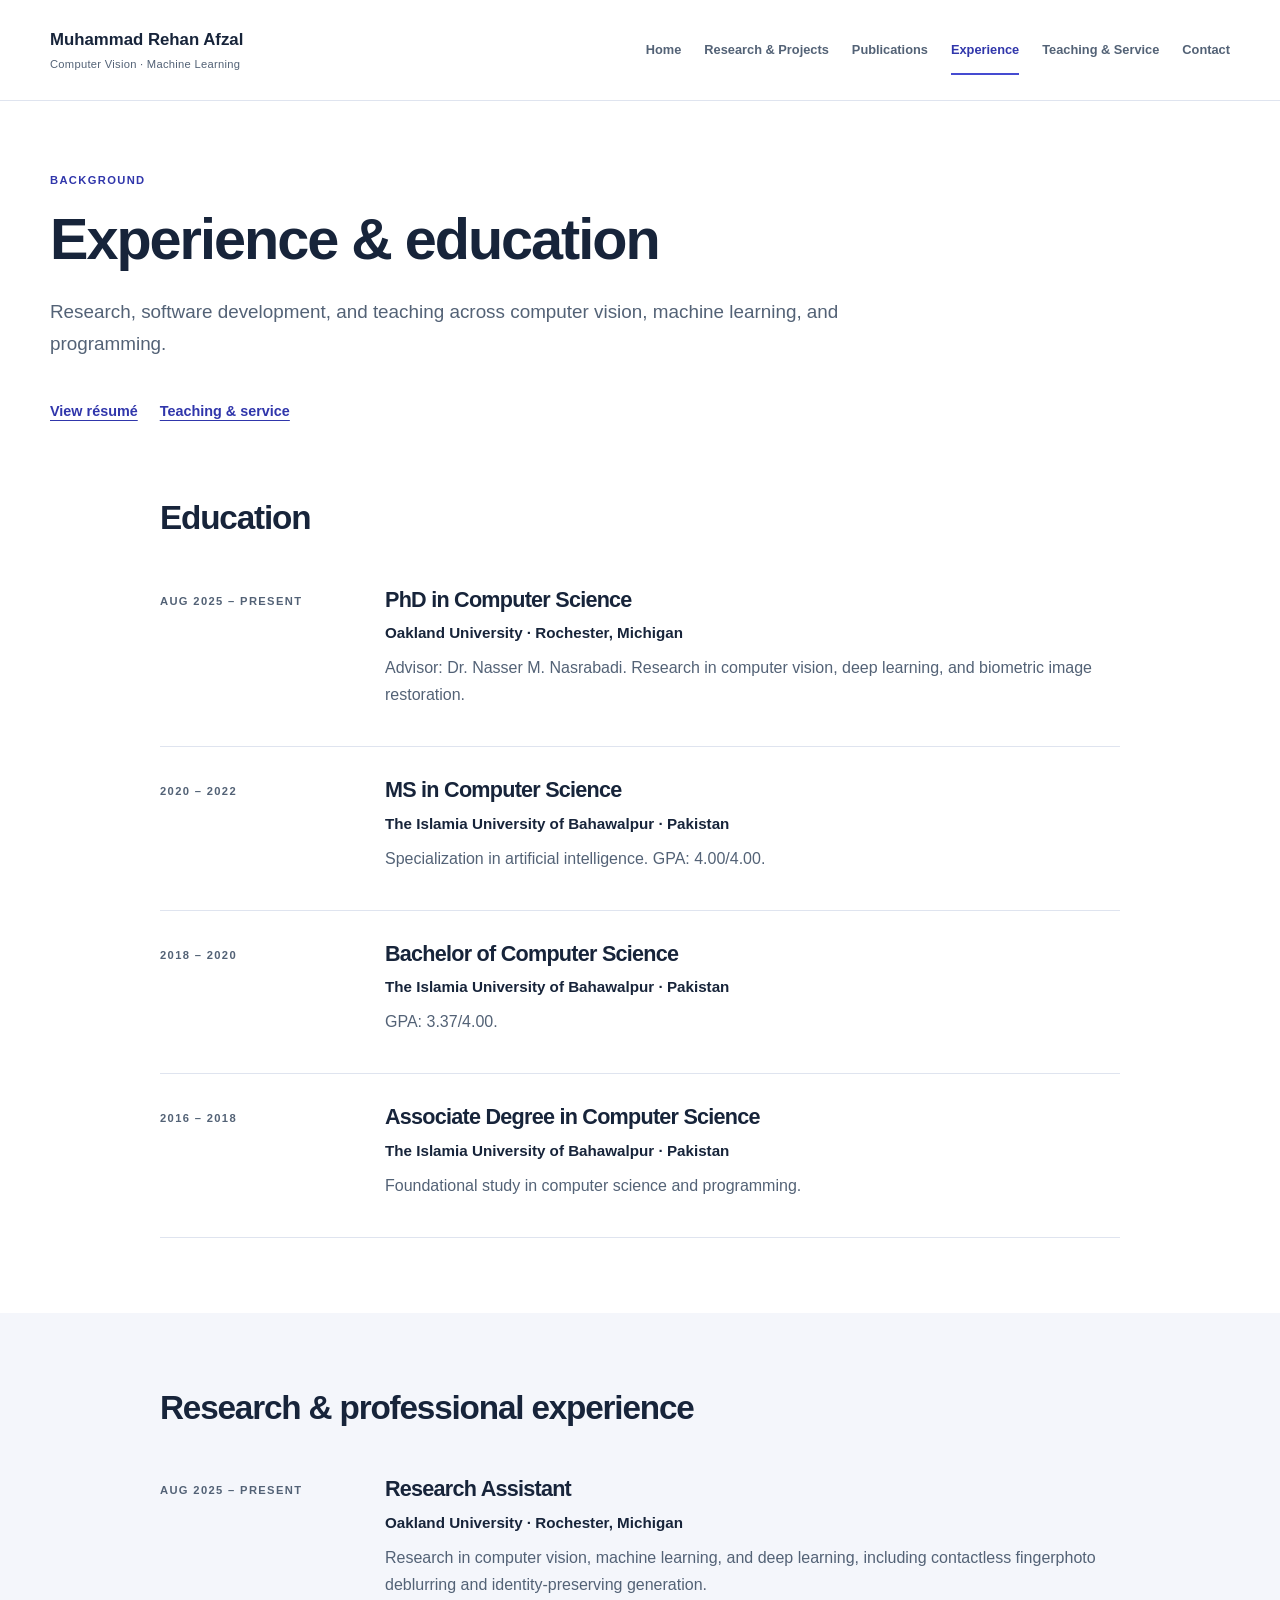
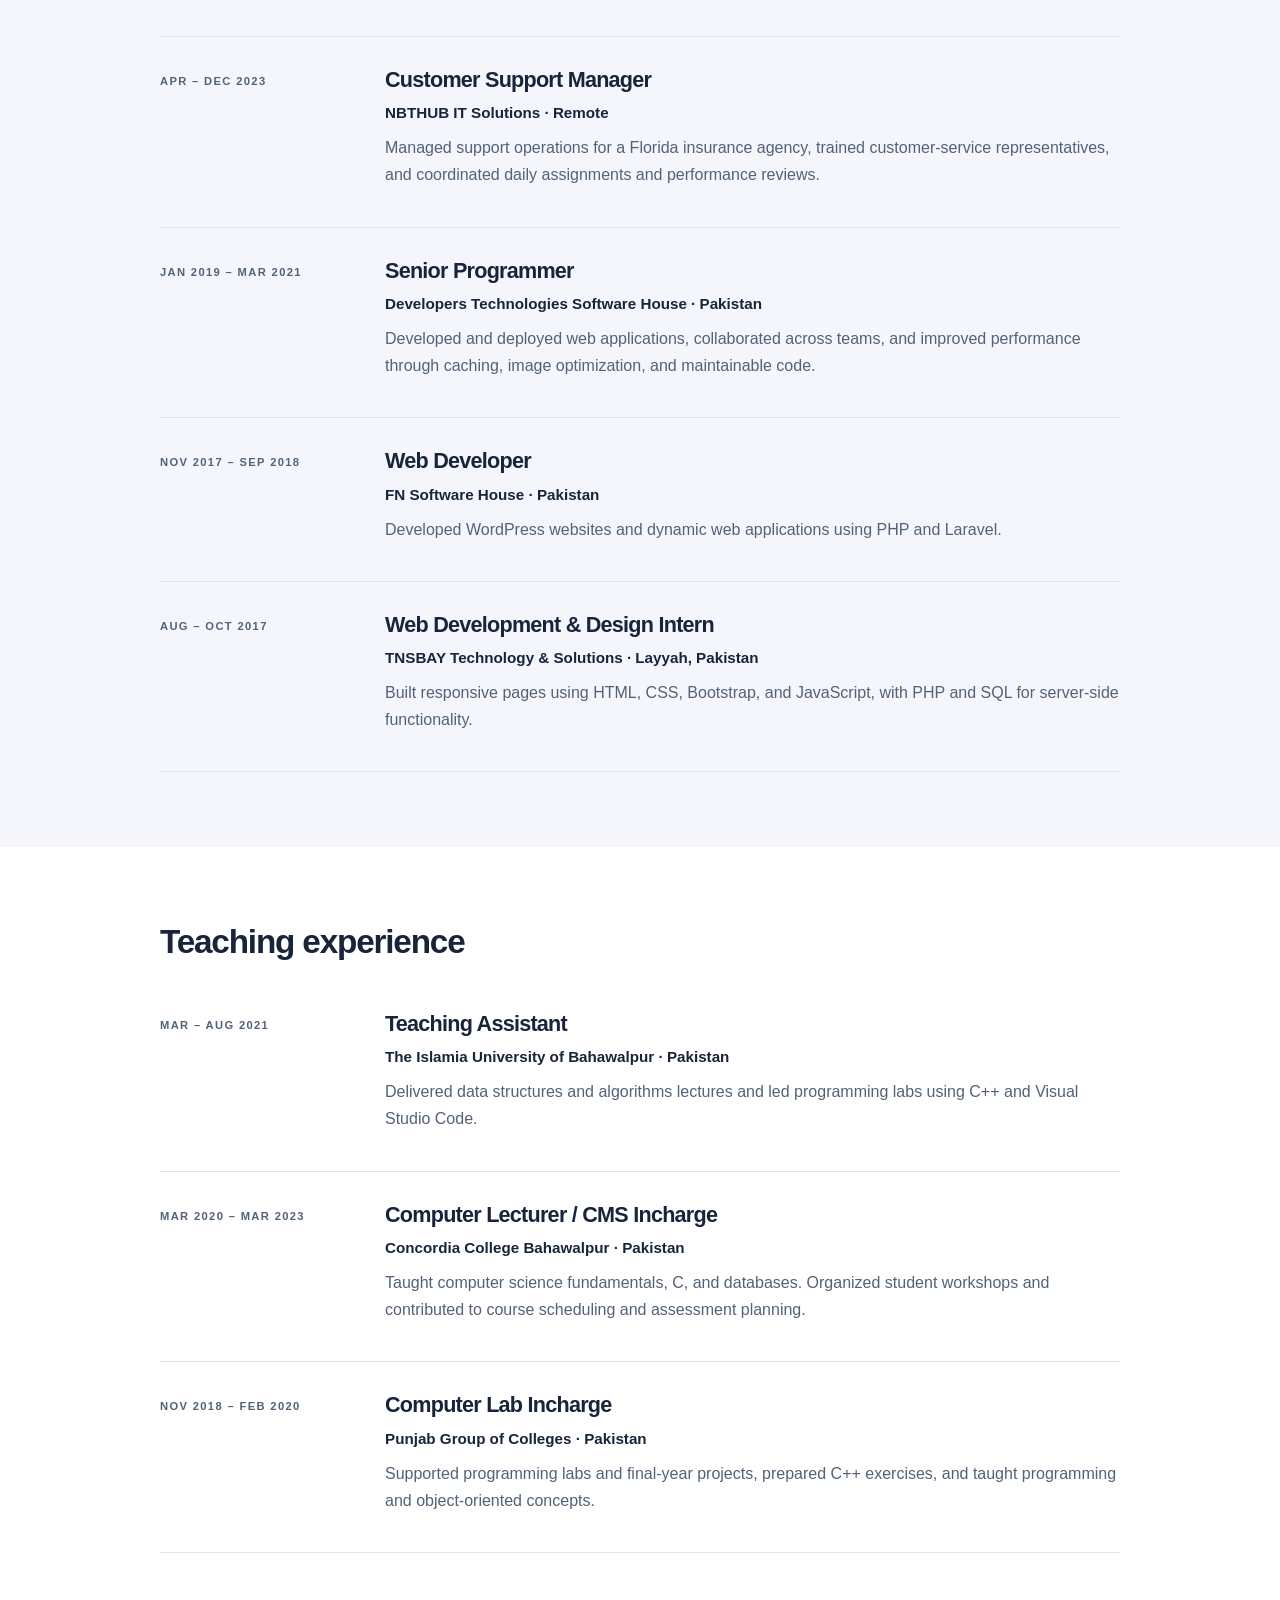
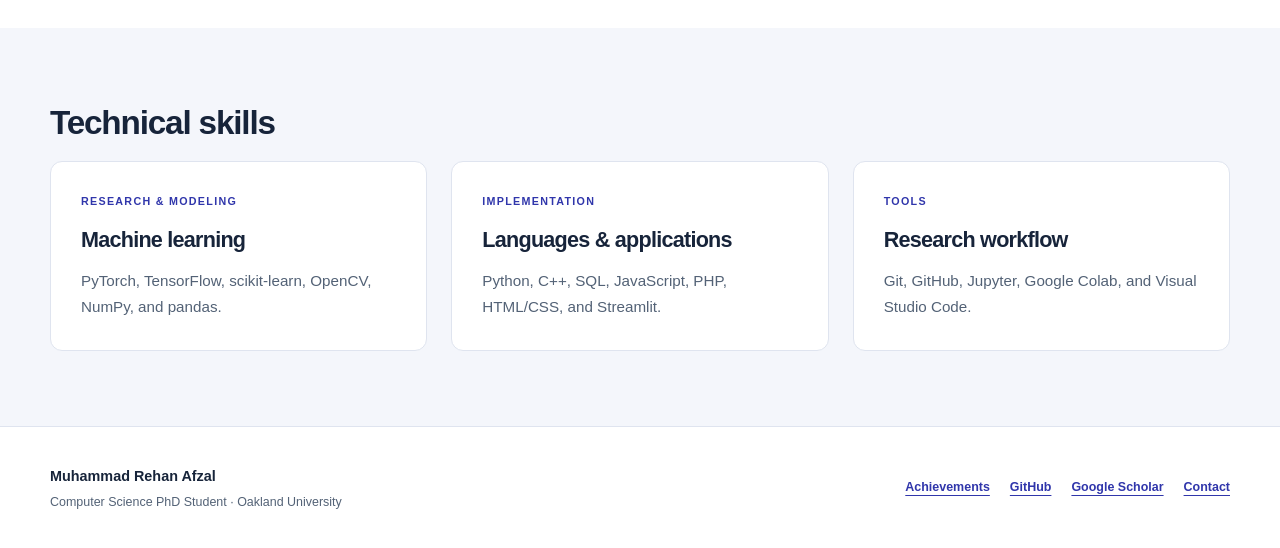
<file: resume.html>
<!DOCTYPE html>
<html lang="en">
 <head>
  <meta charset="utf-8"/>
  <meta content="width=device-width, initial-scale=1" name="viewport"/>
  <title>
   Experience &amp; Education | Muhammad Rehan Afzal
  </title>
  <meta content="Education, research experience, teaching, and technical skills of Muhammad Rehan Afzal, Computer Science PhD student at Oakland University." name="description"/>
  <meta content="Muhammad Rehan Afzal" name="author"/>
  <meta content="Experience &amp; Education | Muhammad Rehan Afzal" property="og:title"/>
  <meta content="Education, research experience, teaching, and technical skills of Muhammad Rehan Afzal, Computer Science PhD student at Oakland University." property="og:description"/>
  <meta content="website" property="og:type"/>
  <meta content="https://rehanafzalkhan.github.io/Rehanafzal/resume.html" property="og:url"/>
  <link href="https://rehanafzalkhan.github.io/Rehanafzal/resume.html" rel="canonical"/>
  <link href="assets/favicon.ico" rel="icon"/>
  <link href="css/portfolio.css" rel="stylesheet"/>
  <script defer="" src="js/scripts.js">
  </script>
 </head>
 <body>
  <a class="skip-link" href="#main">
   Skip to content
  </a>
  <header class="site-header">
   <div class="wrap navigation">
    <a class="brand" href="index.html">
     Muhammad Rehan Afzal
     <span>
      Computer Vision &middot; Machine Learning
     </span>
    </a>
    <button aria-controls="site-nav" aria-expanded="false" class="menu-toggle" hidden="">
     Menu
    </button>
    <nav aria-label="Main navigation" id="site-nav">
     <a href="index.html">
      Home
     </a>
     <a href="projects.html">
      Research &amp; Projects
     </a>
     <a href="publications.html">
      Publications
     </a>
     <a aria-current="page" href="resume.html">
      Experience
     </a>
     <a href="volunteer.html">
      Teaching &amp; Service
     </a>
     <a href="contact.html">
      Contact
     </a>
    </nav>
   </div>
  </header>
  <main id="main">
   <header class="page-heading wrap">
    <p class="eyebrow">
     Background
    </p>
    <h1>
     Experience &amp; education
    </h1>
    <p class="lead">
     Research, software development, and teaching across computer vision, machine learning, and programming.
    </p>
   </header>
   <div class="wrap">
    <div class="link-row">
     <a class="text-link" href="https://drive.google.com/file/d/1VWtWkbFlb2RREYFgMmNXEYOMkB_bzbYc/view?usp=sharing">
      View r&eacute;sum&eacute;
     </a>
     <a class="text-link" href="volunteer.html">
      Teaching &amp; service
     </a>
    </div>
   </div>
   <section class="section wrap narrow">
    <h2>
     Education
    </h2>
    <div class="timeline">
     <article class="timeline-item">
      <p class="eyebrow">
       Aug 2025 &ndash; Present
      </p>
      <div>
       <h3>
        PhD in Computer Science
       </h3>
       <p class="organization">
        Oakland University &middot; Rochester, Michigan
       </p>
       <p>
        Advisor: Dr. Nasser M. Nasrabadi. Research in computer vision, deep learning, and biometric image restoration.
       </p>
      </div>
     </article>
     <article class="timeline-item">
      <p class="eyebrow">
       2020 &ndash; 2022
      </p>
      <div>
       <h3>
        MS in Computer Science
       </h3>
       <p class="organization">
        The Islamia University of Bahawalpur &middot; Pakistan
       </p>
       <p>
        Specialization in artificial intelligence. GPA: 4.00/4.00.
       </p>
      </div>
     </article>
     <article class="timeline-item">
      <p class="eyebrow">
       2018 &ndash; 2020
      </p>
      <div>
       <h3>
        Bachelor of Computer Science
       </h3>
       <p class="organization">
        The Islamia University of Bahawalpur &middot; Pakistan
       </p>
       <p>
        GPA: 3.37/4.00.
       </p>
      </div>
     </article>
     <article class="timeline-item">
      <p class="eyebrow">
       2016 &ndash; 2018
      </p>
      <div>
       <h3>
        Associate Degree in Computer Science
       </h3>
       <p class="organization">
        The Islamia University of Bahawalpur &middot; Pakistan
       </p>
       <p>
        Foundational study in computer science and programming.
       </p>
      </div>
     </article>
    </div>
   </section>
   <section class="section soft">
    <div class="wrap narrow">
     <h2>
      Research &amp; professional experience
     </h2>
     <div class="timeline">
      <article class="timeline-item">
       <p class="eyebrow">
        Aug 2025 &ndash; Present
       </p>
       <div>
        <h3>
         Research Assistant
        </h3>
        <p class="organization">
         Oakland University &middot; Rochester, Michigan
        </p>
        <p>
         Research in computer vision, machine learning, and deep learning, including contactless fingerphoto deblurring and identity-preserving generation.
        </p>
       </div>
      </article>
      <article class="timeline-item">
       <p class="eyebrow">
        Apr &ndash; Dec 2023
       </p>
       <div>
        <h3>
         Customer Support Manager
        </h3>
        <p class="organization">
         NBTHUB IT Solutions &middot; Remote
        </p>
        <p>
         Managed support operations for a Florida insurance agency, trained customer-service representatives, and coordinated daily assignments and performance reviews.
        </p>
       </div>
      </article>
      <article class="timeline-item">
       <p class="eyebrow">
        Jan 2019 &ndash; Mar 2021
       </p>
       <div>
        <h3>
         Senior Programmer
        </h3>
        <p class="organization">
         Developers Technologies Software House &middot; Pakistan
        </p>
        <p>
         Developed and deployed web applications, collaborated across teams, and improved performance through caching, image optimization, and maintainable code.
        </p>
       </div>
      </article>
      <article class="timeline-item">
       <p class="eyebrow">
        Nov 2017 &ndash; Sep 2018
       </p>
       <div>
        <h3>
         Web Developer
        </h3>
        <p class="organization">
         FN Software House &middot; Pakistan
        </p>
        <p>
         Developed WordPress websites and dynamic web applications using PHP and Laravel.
        </p>
       </div>
      </article>
      <article class="timeline-item">
       <p class="eyebrow">
        Aug &ndash; Oct 2017
       </p>
       <div>
        <h3>
         Web Development &amp; Design Intern
        </h3>
        <p class="organization">
         TNSBAY Technology &amp; Solutions &middot; Layyah, Pakistan
        </p>
        <p>
         Built responsive pages using HTML, CSS, Bootstrap, and JavaScript, with PHP and SQL for server-side functionality.
        </p>
       </div>
      </article>
     </div>
    </div>
   </section>
   <section class="section wrap narrow">
    <h2>
     Teaching experience
    </h2>
    <div class="timeline">
     <article class="timeline-item">
      <p class="eyebrow">
       Mar &ndash; Aug 2021
      </p>
      <div>
       <h3>
        Teaching Assistant
       </h3>
       <p class="organization">
        The Islamia University of Bahawalpur &middot; Pakistan
       </p>
       <p>
        Delivered data structures and algorithms lectures and led programming labs using C++ and Visual Studio Code.
       </p>
      </div>
     </article>
     <article class="timeline-item">
      <p class="eyebrow">
       Mar 2020 &ndash; Mar 2023
      </p>
      <div>
       <h3>
        Computer Lecturer / CMS Incharge
       </h3>
       <p class="organization">
        Concordia College Bahawalpur &middot; Pakistan
       </p>
       <p>
        Taught computer science fundamentals, C, and databases. Organized student workshops and contributed to course scheduling and assessment planning.
       </p>
      </div>
     </article>
     <article class="timeline-item">
      <p class="eyebrow">
       Nov 2018 &ndash; Feb 2020
      </p>
      <div>
       <h3>
        Computer Lab Incharge
       </h3>
       <p class="organization">
        Punjab Group of Colleges &middot; Pakistan
       </p>
       <p>
        Supported programming labs and final-year projects, prepared C++ exercises, and taught programming and object-oriented concepts.
       </p>
      </div>
     </article>
    </div>
   </section>
   <section class="section soft">
    <div class="wrap">
     <h2>
      Technical skills
     </h2>
     <div class="grid three">
      <article class="card">
       <p class="eyebrow">
        Research &amp; modeling
       </p>
       <h3>
        Machine learning
       </h3>
       <p>
        PyTorch, TensorFlow, scikit-learn, OpenCV, NumPy, and pandas.
       </p>
      </article>
      <article class="card">
       <p class="eyebrow">
        Implementation
       </p>
       <h3>
        Languages &amp; applications
       </h3>
       <p>
        Python, C++, SQL, JavaScript, PHP, HTML/CSS, and Streamlit.
       </p>
      </article>
      <article class="card">
       <p class="eyebrow">
        Tools
       </p>
       <h3>
        Research workflow
       </h3>
       <p>
        Git, GitHub, Jupyter, Google Colab, and Visual Studio Code.
       </p>
      </article>
     </div>
    </div>
   </section>
  </main>
  <footer class="site-footer">
   <div class="wrap footer-inner">
    <div>
     <strong>
      Muhammad Rehan Afzal
     </strong>
     <p>
      Computer Science PhD Student &middot; Oakland University
     </p>
    </div>
    <nav aria-label="Footer navigation">
     <a class="text-link" href="achievements.html">
      Achievements
     </a>
     <a class="text-link" href="https://github.com/RehanAfzalkhan">
      GitHub
     </a>
     <a class="text-link" href="https://scholar.google.com/citations?user=cAZBO5oAAAAJ&amp;hl=en">
      Google Scholar
     </a>
     <a class="text-link" href="contact.html">
      Contact
     </a>
    </nav>
   </div>
  </footer>
 </body>
</html>
</file>
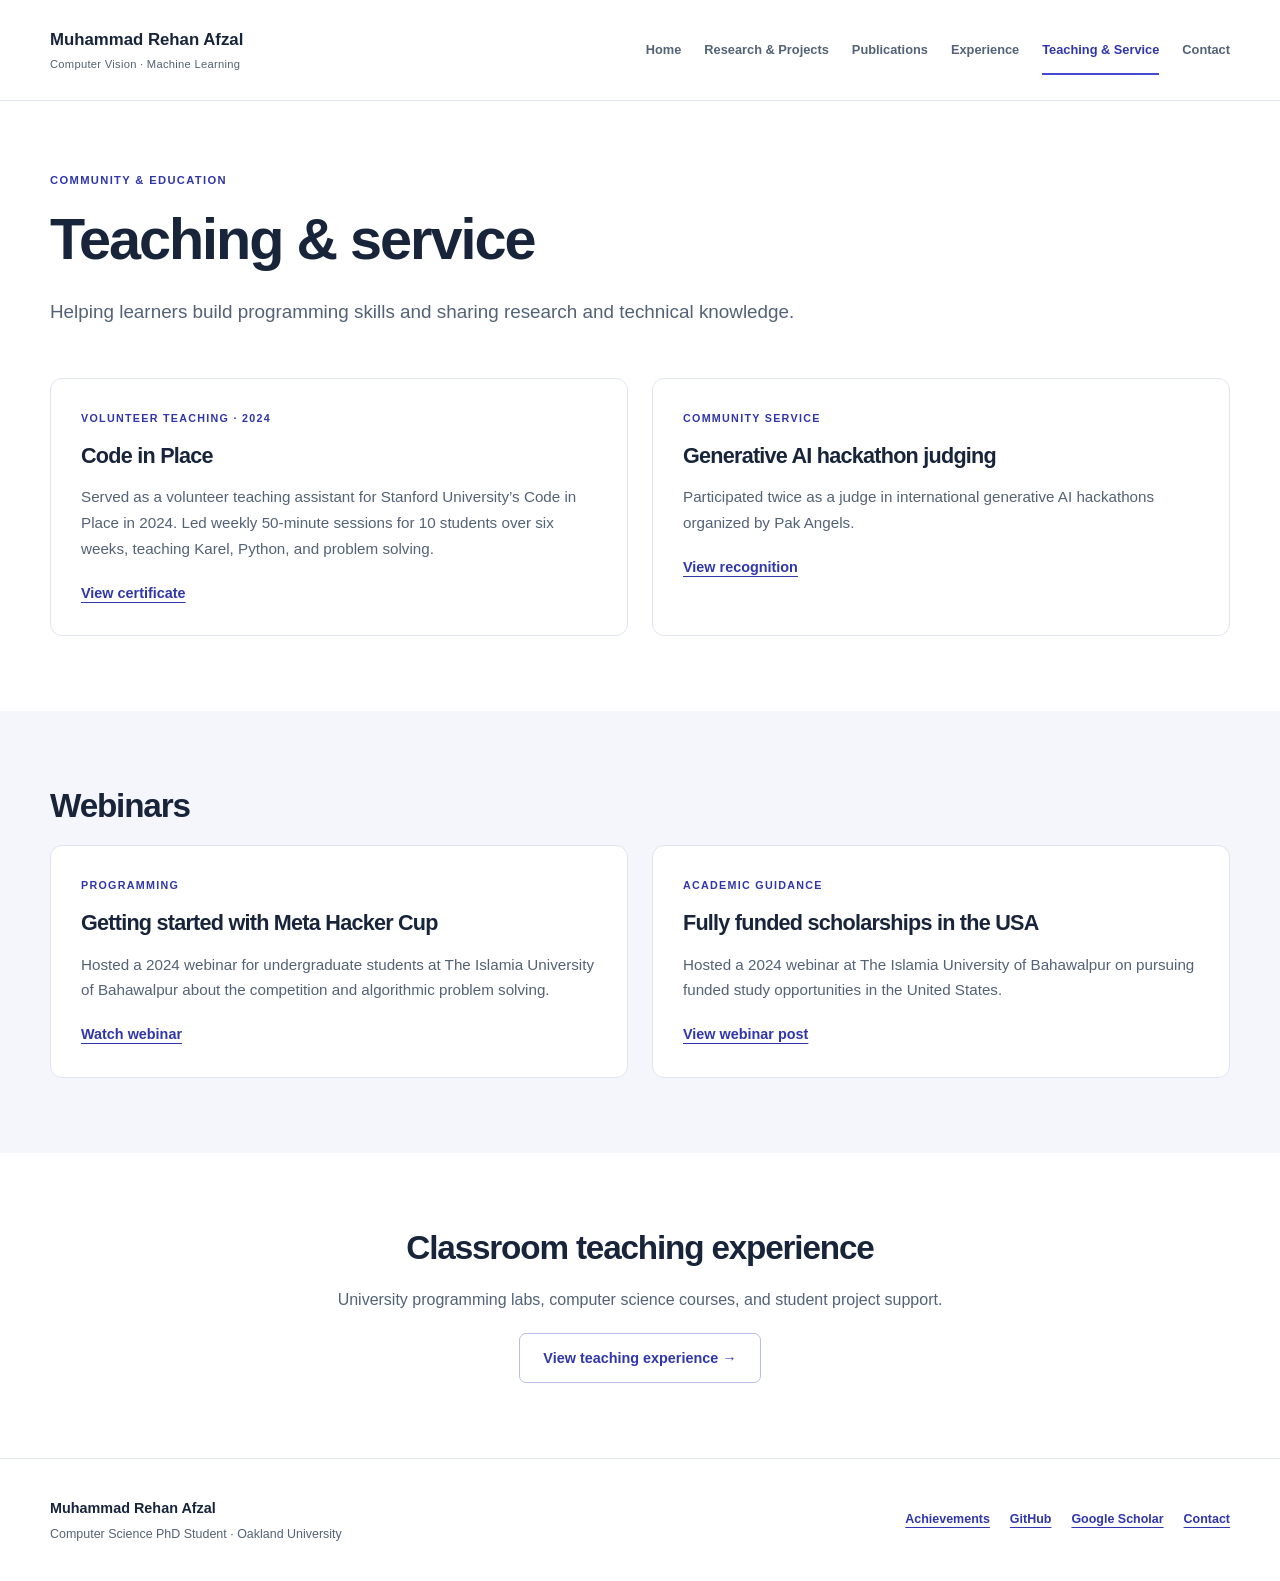
<file: volunteer.html>
<!DOCTYPE html>
<html lang="en">
 <head>
  <meta charset="utf-8"/>
  <meta content="width=device-width, initial-scale=1" name="viewport"/>
  <title>
   Teaching &amp; Service | Muhammad Rehan Afzal
  </title>
  <meta content="Volunteer teaching, hackathon judging, and educational webinars by Muhammad Rehan Afzal." name="description"/>
  <meta content="Muhammad Rehan Afzal" name="author"/>
  <meta content="Teaching &amp; Service | Muhammad Rehan Afzal" property="og:title"/>
  <meta content="Volunteer teaching, hackathon judging, and educational webinars by Muhammad Rehan Afzal." property="og:description"/>
  <meta content="website" property="og:type"/>
  <meta content="https://rehanafzalkhan.github.io/Rehanafzal/volunteer.html" property="og:url"/>
  <link href="https://rehanafzalkhan.github.io/Rehanafzal/volunteer.html" rel="canonical"/>
  <link href="assets/favicon.ico" rel="icon"/>
  <link href="css/portfolio.css" rel="stylesheet"/>
  <script defer="" src="js/scripts.js">
  </script>
 </head>
 <body>
  <a class="skip-link" href="#main">
   Skip to content
  </a>
  <header class="site-header">
   <div class="wrap navigation">
    <a class="brand" href="index.html">
     Muhammad Rehan Afzal
     <span>
      Computer Vision &middot; Machine Learning
     </span>
    </a>
    <button aria-controls="site-nav" aria-expanded="false" class="menu-toggle" hidden="">
     Menu
    </button>
    <nav aria-label="Main navigation" id="site-nav">
     <a href="index.html">
      Home
     </a>
     <a href="projects.html">
      Research &amp; Projects
     </a>
     <a href="publications.html">
      Publications
     </a>
     <a href="resume.html">
      Experience
     </a>
     <a aria-current="page" href="volunteer.html">
      Teaching &amp; Service
     </a>
     <a href="contact.html">
      Contact
     </a>
    </nav>
   </div>
  </header>
  <main id="main">
   <header class="page-heading wrap">
    <p class="eyebrow">
     Community &amp; education
    </p>
    <h1>
     Teaching &amp; service
    </h1>
    <p class="lead">
     Helping learners build programming skills and sharing research and technical knowledge.
    </p>
   </header>
   <section class="section wrap top-tight">
    <div class="grid two">
     <article class="card">
      <p class="eyebrow">
       Volunteer teaching &middot; 2024
      </p>
      <h3>
       Code in Place
      </h3>
      <p>
       Served as a volunteer teaching assistant for Stanford University&rsquo;s Code in Place in 2024. Led weekly 50-minute sessions for 10 students over six weeks, teaching Karel, Python, and problem solving.
      </p>
      <div class="link-row">
       <a class="text-link" href="https://drive.google.com/file/d/1GBtFOzopZ18nmtHLugIviLfHFesnOxKu/view?usp=drive_link">
        View certificate
       </a>
      </div>
     </article>
     <article class="card">
      <p class="eyebrow">
       Community service
      </p>
      <h3>
       Generative AI hackathon judging
      </h3>
      <p>
       Participated twice as a judge in international generative AI hackathons organized by Pak Angels.
      </p>
      <div class="link-row">
       <a class="text-link" href="https://drive.google.com/file/d/1_lZgr7j8q94B6TitaqfGA1wkdx5UmUL0/view?usp=sharing">
        View recognition
       </a>
      </div>
     </article>
    </div>
   </section>
   <section class="section soft">
    <div class="wrap">
     <h2>
      Webinars
     </h2>
     <div class="grid two">
      <article class="card">
       <p class="eyebrow">
        Programming
       </p>
       <h3>
        Getting started with Meta Hacker Cup
       </h3>
       <p>
        Hosted a 2024 webinar for undergraduate students at The Islamia University of Bahawalpur about the competition and algorithmic problem solving.
       </p>
       <div class="link-row">
        <a class="text-link" href="https://youtu.be/shIfqpunwGw">
         Watch webinar
        </a>
       </div>
      </article>
      <article class="card">
       <p class="eyebrow">
        Academic guidance
       </p>
       <h3>
        Fully funded scholarships in the USA
       </h3>
       <p>
        Hosted a 2024 webinar at The Islamia University of Bahawalpur on pursuing funded study opportunities in the United States.
       </p>
       <div class="link-row">
        <a class="text-link" href="https://www.linkedin.com/posts/rehanafzal1987_scholarships-education-webinar-activity-7202669006716153856-uIhP?utm_source=share&amp;utm_medium=member_desktop">
         View webinar post
        </a>
       </div>
      </article>
     </div>
    </div>
   </section>
   <section class="section wrap compact-cta">
    <h2>
     Classroom teaching experience
    </h2>
    <p>
     University programming labs, computer science courses, and student project support.
    </p>
    <a class="button secondary" href="resume.html">
     View teaching experience &rarr;
    </a>
   </section>
  </main>
  <footer class="site-footer">
   <div class="wrap footer-inner">
    <div>
     <strong>
      Muhammad Rehan Afzal
     </strong>
     <p>
      Computer Science PhD Student &middot; Oakland University
     </p>
    </div>
    <nav aria-label="Footer navigation">
     <a class="text-link" href="achievements.html">
      Achievements
     </a>
     <a class="text-link" href="https://github.com/RehanAfzalkhan">
      GitHub
     </a>
     <a class="text-link" href="https://scholar.google.com/citations?user=cAZBO5oAAAAJ&amp;hl=en">
      Google Scholar
     </a>
     <a class="text-link" href="contact.html">
      Contact
     </a>
    </nav>
   </div>
  </footer>
 </body>
</html>
</file>
<file: css/portfolio.css>
/* System fonts and local assets keep the portfolio self-contained. */
:root { --ink:#17243a; --muted:#536276; --accent:#454bd1; --accent-dark:#3036ab; --line:#dfe4ef; --soft:#f4f6fb; }
* { box-sizing:border-box; }
html { scroll-behavior:smooth; scroll-padding-top:2rem; }
body { margin:0; color:var(--ink); background:white; font-family:Inter,-apple-system,BlinkMacSystemFont,"Segoe UI",sans-serif; font-size:16px; line-height:1.7; }
a { color:var(--accent-dark); text-decoration-thickness:1px; text-underline-offset:4px; }
a:hover { color:var(--ink); }
a:focus-visible,button:focus-visible { outline:3px solid var(--accent); outline-offset:5px; }
img { max-width:100%; height:auto; display:block; }
button { font:inherit; cursor:pointer; }
h1,h2,h3,p { margin-top:0; }
h1,h2,h3 { line-height:1.18; letter-spacing:-.035em; }
h1 { font-size:clamp(2.4rem,4.5vw,4.2rem); margin-bottom:1.4rem; }
h2 { font-size:clamp(1.7rem,2.6vw,2.35rem); margin-bottom:1.2rem; }
h3 { font-size:1.35rem; margin-bottom:1rem; }
p { margin-bottom:1.2rem; }
.wrap { width:min(1180px,calc(100% - 80px)); margin-inline:auto; }
.narrow { max-width:960px; }
.site-header { border-bottom:1px solid var(--line); }
.navigation { min-height:100px; display:flex; align-items:center; justify-content:space-between; gap:24px; }
.brand { text-decoration:none; font-weight:750; font-size:1.05rem; color:var(--ink); white-space:nowrap; }
.brand span { display:block; font-size:.7rem; font-weight:500; color:var(--muted); letter-spacing:.025em; }
#site-nav { display:flex; gap:23px; align-items:center; }
#site-nav a { font-size:.8rem; font-weight:600; color:var(--muted); text-decoration:none; padding:12px 0; white-space:nowrap; }
#site-nav a:hover,#site-nav a[aria-current="page"] { color:var(--accent-dark); }
#site-nav a[aria-current="page"] { box-shadow:0 2px var(--accent); }
.menu-toggle { border:1px solid var(--line); border-radius:6px; background:white; color:var(--ink); padding:7px 13px; }
.skip-link { position:absolute; top:-90px; left:15px; padding:10px 20px; background:white; z-index:10; }
.skip-link:focus { top:10px; }
.hero { display:grid; grid-template-columns:1.4fr 1fr; gap:75px; align-items:center; padding-block:75px; }
.eyebrow { font-size:.7rem; font-weight:750; text-transform:uppercase; letter-spacing:.12em; color:var(--accent-dark); margin-bottom:1rem; }
.hero h1 { font-size:clamp(2.5rem,4.2vw,3.8rem); }
.hero h1 .accent { display:block; color:var(--accent); font-size:.69em; margin-top:19px; line-height:1.25; }
.hero-copy > p:not(.eyebrow) { max-width:620px; color:var(--muted); }
.lead { color:var(--muted); font-size:1.18rem; max-width:790px; line-height:1.65; }
.button-row { display:flex; flex-wrap:wrap; gap:12px; margin:28px 0 22px; }
.button { display:inline-flex; align-items:center; justify-content:center; padding:12px 23px; border:1px solid var(--accent); border-radius:7px; font-weight:650; text-decoration:none; font-size:.9rem; min-height:46px; }
.primary { background:var(--accent); color:white; }
.primary:hover { background:var(--accent-dark); color:white; }
.secondary { background:white; color:var(--accent-dark); border-color:#b8bce6; }
.secondary:hover { background:var(--soft); }
.link-row { display:flex; flex-wrap:wrap; align-items:center; gap:12px 22px; }
.text-link { font-weight:600; font-size:.9rem; }
.portrait-panel { position:relative; align-self:stretch; min-height:500px; background:linear-gradient(140deg,#eaeaff,#edf1fa 60%,#e7edef); border-radius:20px; display:flex; flex-direction:column; justify-content:flex-end; overflow:hidden; }
.portrait-caption { display:flex; justify-content:space-between; flex-wrap:wrap; gap:6px; padding:25px; font-size:.6rem; letter-spacing:.07em; color:#475772; position:absolute; inset:0 0 auto; }
.portrait-panel img { width:90%; max-height:530px; object-fit:contain; object-position:center bottom; margin:45px auto 0; }
.portrait-footer { background:#e3e6f6; border-top:1px solid #d7dced; display:flex; flex-wrap:wrap; gap:8px 15px; justify-content:center; padding:17px 12px; font-size:.7rem; font-weight:600; }
.news-strip { border-block:1px solid var(--line); background:var(--soft); padding:25px 0; }
.news-strip .wrap { display:flex; align-items:center; gap:40px; }
.news-strip .eyebrow { flex:0 0 180px; margin:0; }
.news-strip p { margin:0; font-size:.95rem; }
.news-strip span:not(.eyebrow) { font-size:.8rem; color:var(--muted); }
.section { padding-block:75px; }
.top-tight { padding-top:10px; }
.section-heading { display:flex; align-items:end; justify-content:space-between; gap:25px; margin-bottom:30px; }
.section-heading h2 { margin-bottom:0; }
.soft { background:var(--soft); }
.grid { display:grid; gap:24px; }
.three { grid-template-columns:repeat(3,minmax(0,1fr)); }
.two { grid-template-columns:repeat(2,minmax(0,1fr)); }
.card { padding:30px; border:1px solid var(--line); border-radius:12px; background:white; }
.card p { color:var(--muted); font-size:.95rem; }
.card .eyebrow { color:var(--accent-dark); font-size:.67rem; }
.card > :last-child { margin-bottom:0; }
.about-grid { display:grid; grid-template-columns:1fr 1.3fr; gap:70px; }
.about-grid p:not(.eyebrow) { color:var(--muted); }
.page-heading { padding-block:70px 40px; }
.page-heading .lead { margin-bottom:0; }
.research-stack { display:grid; gap:24px; }
.research-feature { display:grid; grid-template-columns:1.65fr 1fr; gap:35px; padding:38px; }
.research-note { background:var(--soft); padding:24px; border-radius:8px; align-self:start; }
.metrics { display:grid; grid-template-columns:repeat(2,minmax(0,1fr)); gap:20px; margin:0 0 20px; }
.metrics dt { color:var(--muted); font-size:.72rem; }
.metrics dd { margin:2px 0 0; font-size:1.7rem; line-height:1.2; font-weight:700; }
.metrics small { font-size:.8rem; }
.small,.card .small { font-size:.8rem; color:var(--muted); }
.project-card { padding:0; overflow:hidden; }
.project-card > img { width:100%; height:210px; object-fit:contain; background:#edf0f7; padding:15px; }
.project-copy { padding:30px; }
.project-copy p { min-height:110px; }
.project-copy .eyebrow { min-height:0; }
.compact-cta { text-align:center; }
.compact-cta p { color:var(--muted); }
.publication-list { display:grid; gap:24px; }
.publication { display:grid; grid-template-columns:85px 1fr; gap:24px; padding:38px; }
.publication h2 { font-size:1.55rem; line-height:1.4; }
.year { font-size:1.3rem; font-weight:750; color:var(--accent); }
.publication .authors { font-size:.9rem; color:var(--ink); }
.publication .venue { font-size:.9rem; font-style:italic; }
.article-list { padding-left:22px; }
.article-list li { padding:11px 0 11px 8px; border-bottom:1px solid var(--line); }
.timeline-item { display:grid; grid-template-columns:190px 1fr; gap:35px; padding:30px 0; border-bottom:1px solid var(--line); }
.timeline-item .eyebrow { margin-top:5px; }
.timeline-item h3 { margin-bottom:8px; }
.timeline-item p { color:var(--muted); margin-bottom:8px; }
.timeline-item .organization { font-weight:600; color:var(--ink); font-size:.95rem; }
.contact-grid { display:grid; grid-template-columns:1fr 1fr; gap:25px; }
.contact-card { padding:40px; }
.email-link { display:inline-block; margin-bottom:25px; font-size:clamp(1rem,1.8vw,1.35rem); overflow-wrap:anywhere; }
.contact-card .link-row { margin-bottom:25px; }
.site-footer { border-top:1px solid var(--line); padding-block:35px; }
.footer-inner { display:flex; align-items:center; justify-content:space-between; gap:30px; }
.site-footer strong { font-size:.9rem; }
.site-footer p { font-size:.78rem; color:var(--muted); margin:3px 0 0; }
.site-footer nav { display:flex; flex-wrap:wrap; gap:20px; }
.site-footer a { font-size:.78rem; }
@media (max-width:1100px) {
  .navigation { flex-wrap:wrap; padding-block:20px; gap:15px; }
  #site-nav { width:100%; justify-content:space-between; }
  .hero { gap:40px; }
  .portrait-panel { min-height:0; align-self:center; }
  .three { grid-template-columns:repeat(2,minmax(0,1fr)); }
}
@media (max-width:760px) {
  .wrap { width:calc(100% - 40px); }
  .navigation { min-height:84px; }
  .brand { font-size:.96rem; }
  #site-nav { flex-wrap:wrap; gap:4px 20px; justify-content:flex-start; }
  html.js #site-nav { display:none; }
  html.js #site-nav.is-open { display:flex; flex-direction:column; align-items:stretch; gap:0; }
  #site-nav a { padding:12px 0; font-size:.9rem; }
  .hero { grid-template-columns:1fr; padding-block:40px; gap:35px; }
  .hero h1 { font-size:2.8rem; }
  .portrait-panel { max-width:450px; width:100%; margin-inline:auto; }
  .portrait-panel img { max-height:410px; margin-top:50px; }
  .news-strip .wrap { display:block; }
  .news-strip .eyebrow { display:block; margin-bottom:10px; }
  .section { padding-block:45px; }
  .top-tight { padding-top:0; }
  .three,.two,.about-grid,.research-feature,.contact-grid { grid-template-columns:1fr; }
  .section-heading { align-items:start; flex-direction:column; gap:15px; }
  .about-grid { gap:18px; }
  .page-heading { padding-block:40px 30px; }
  .card,.research-feature,.publication,.contact-card { padding:25px; }
  .project-card { padding:0; }
  .project-copy p { min-height:0; }
  .publication { grid-template-columns:1fr; gap:12px; }
  .publication h2 { font-size:1.3rem; }
  .timeline-item { grid-template-columns:1fr; gap:8px; }
  .footer-inner { align-items:start; flex-direction:column; gap:20px; }
}
@media (prefers-reduced-motion:reduce) { html { scroll-behavior:auto; } }
@media (max-width:380px) {
  .research-feature > * { min-width:0; }
  .metrics { gap:16px 10px; }
  .metrics dd { font-size:1.3rem; }
  .metrics small { display:block; }
  .card h3 { overflow-wrap:anywhere; }
}
</file>
